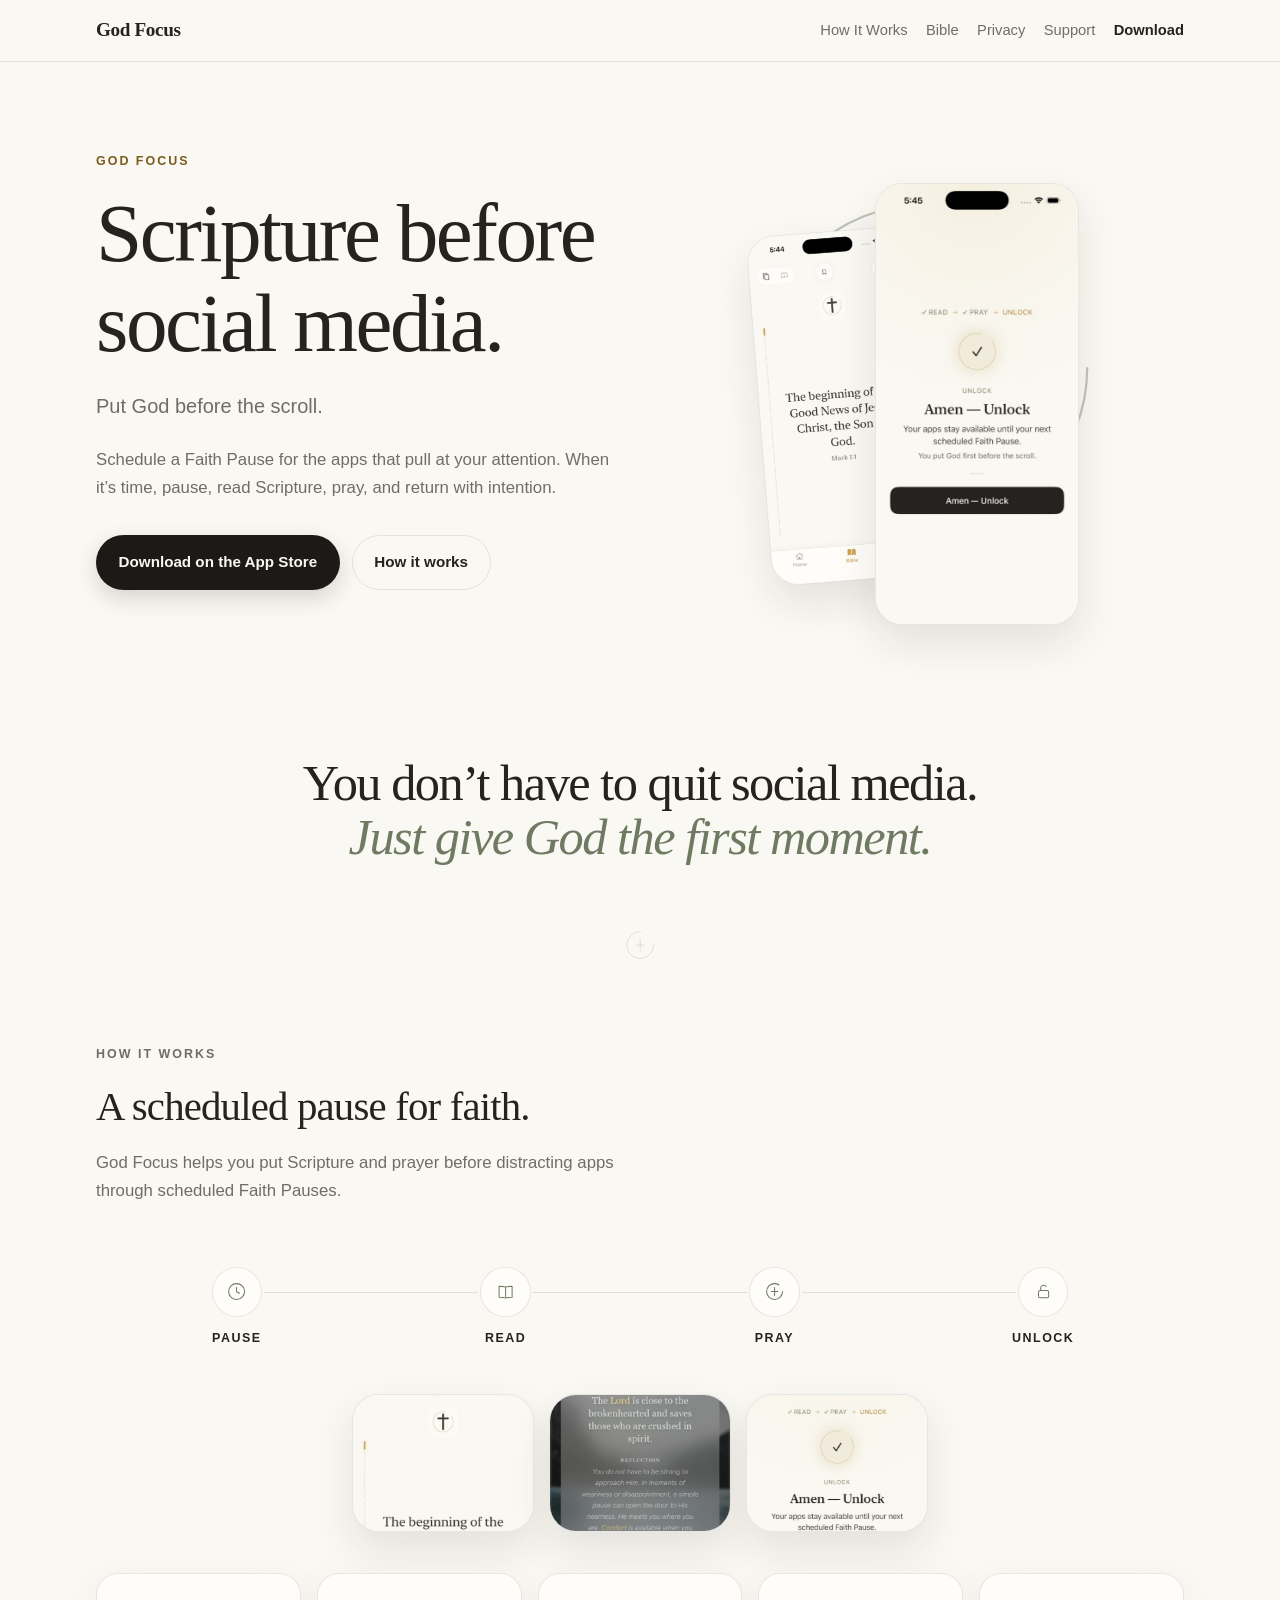
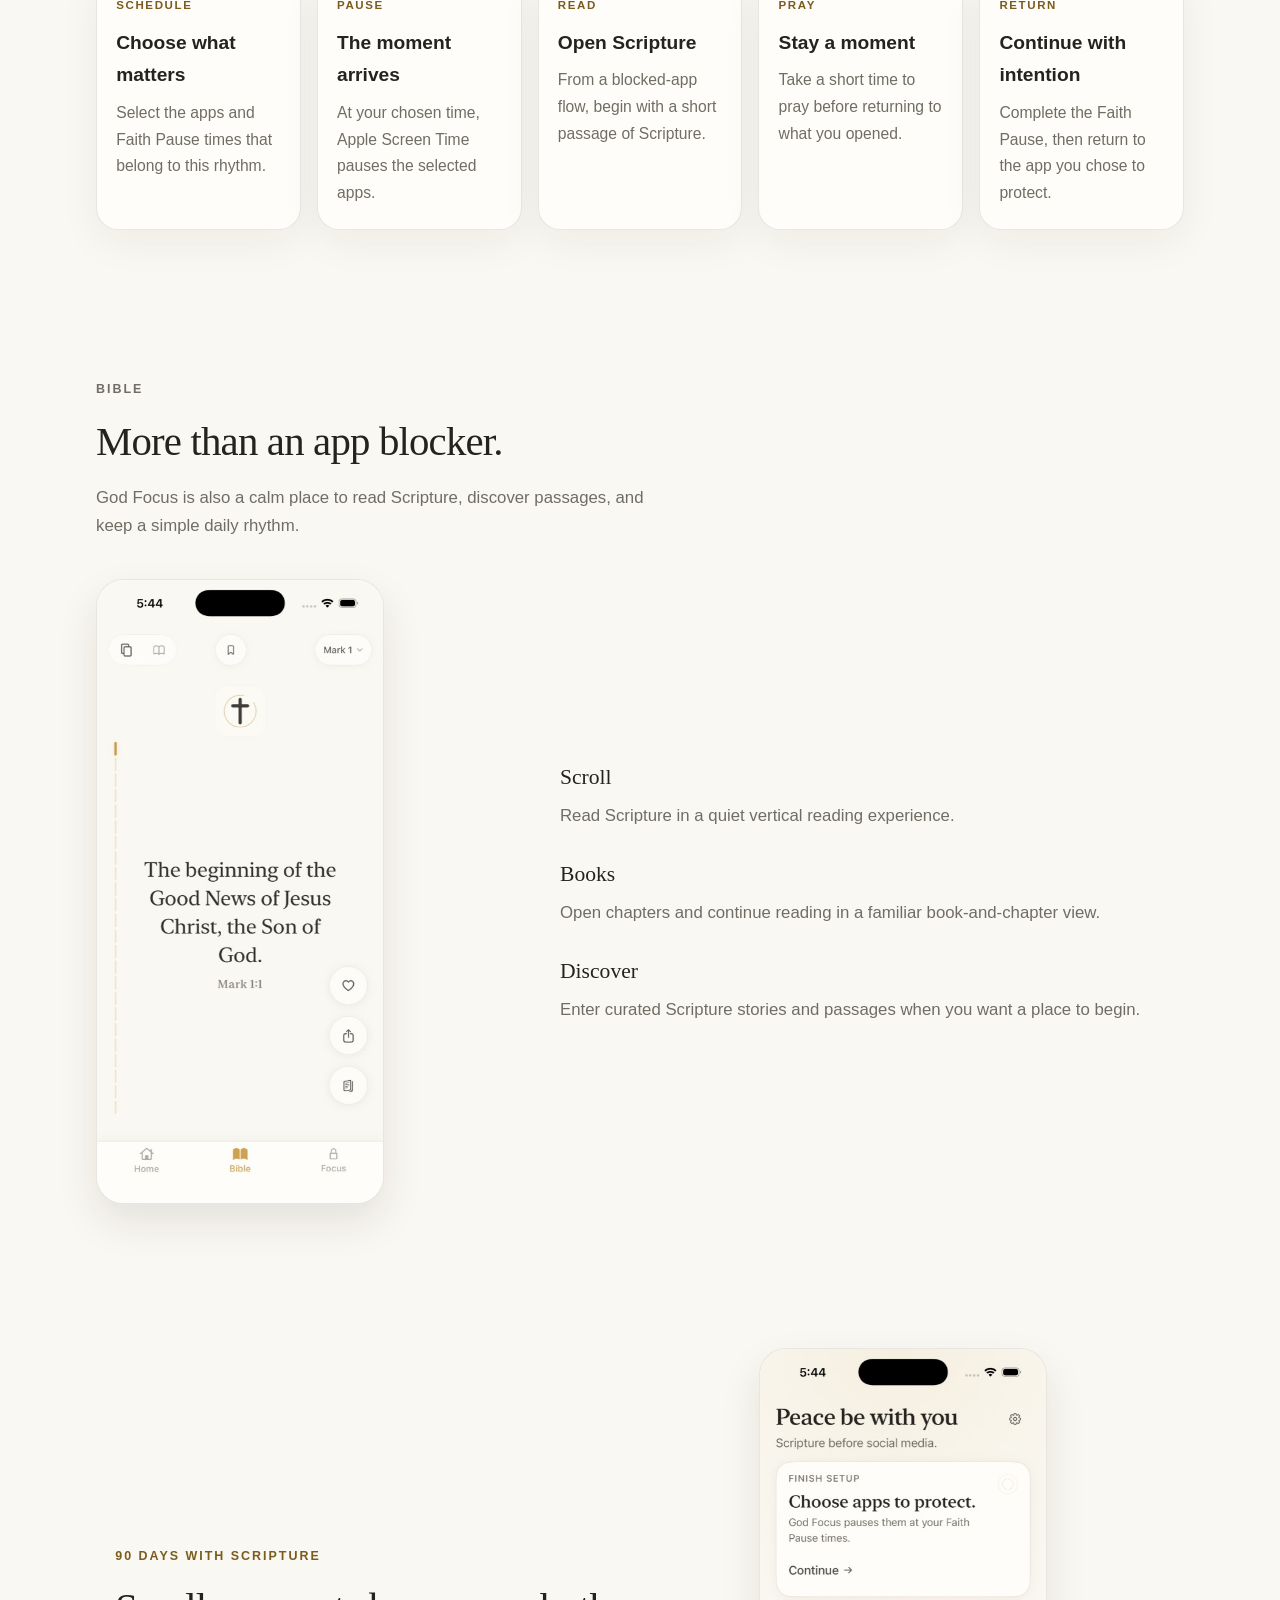
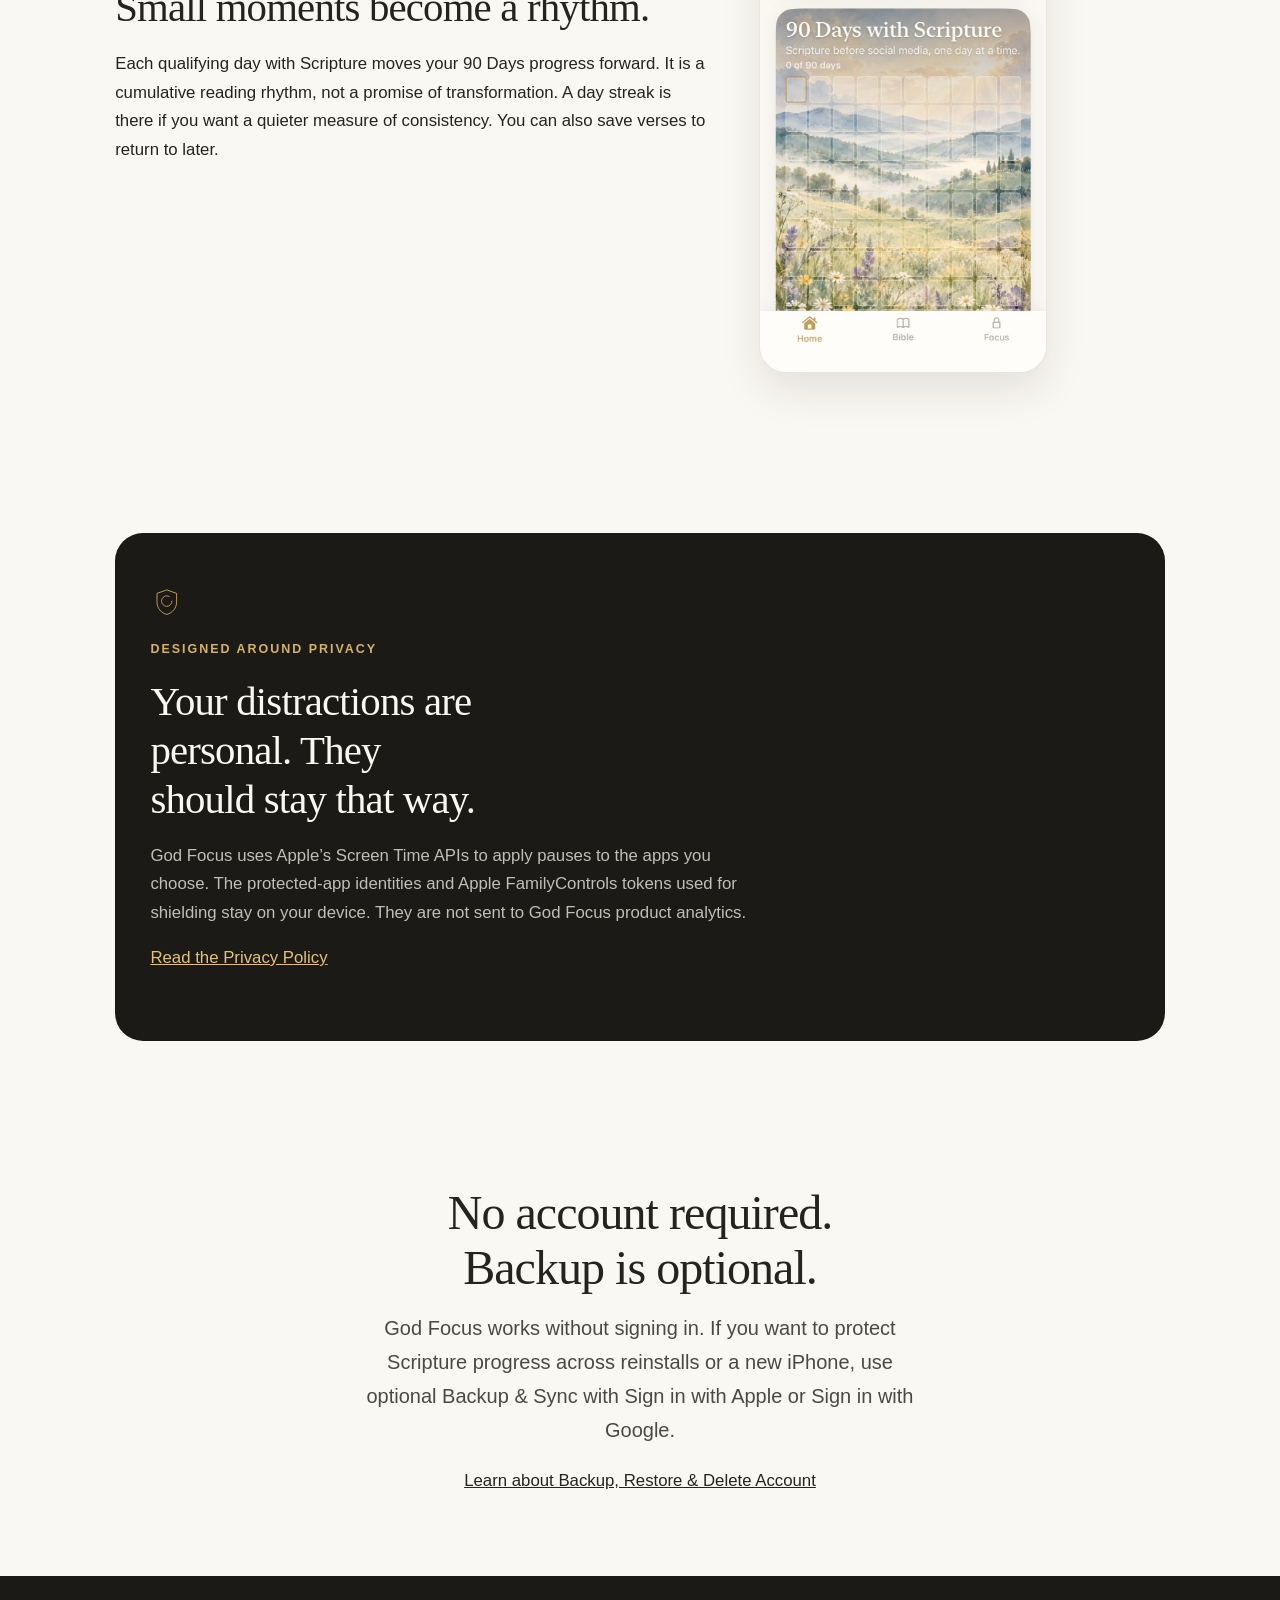
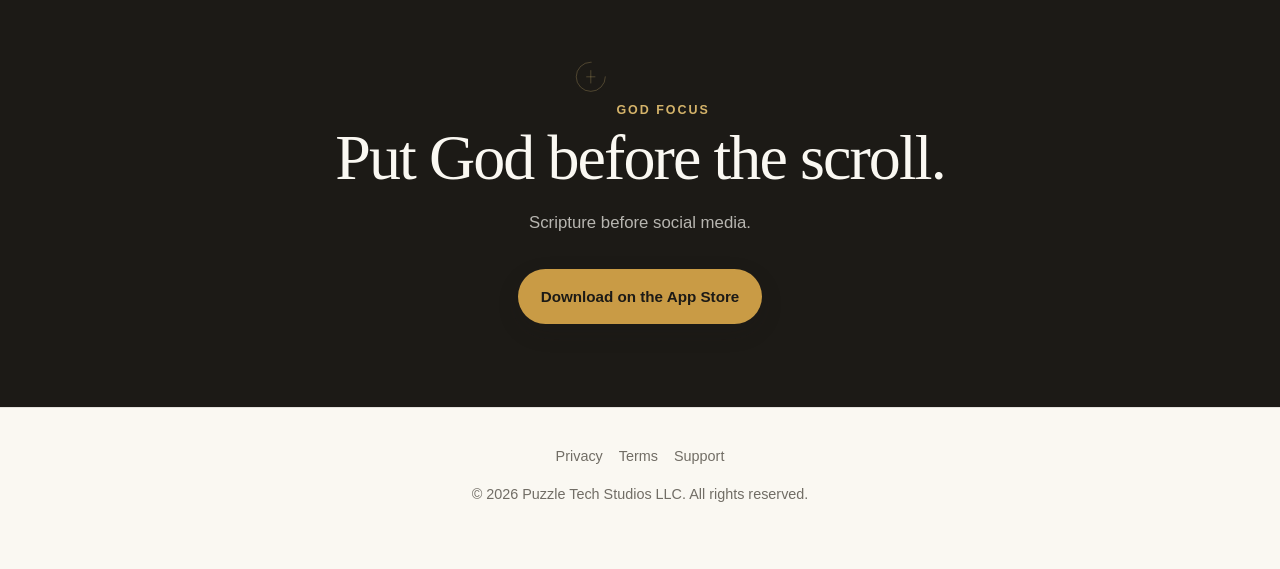
<file: index.html>
<!doctype html>
<html lang="en">
<head>
  <meta charset="utf-8">
  <meta name="viewport" content="width=device-width, initial-scale=1">
  <title>God Focus — Scripture before social media.</title>
  <meta name="description" content="God Focus is a Christian screen time and Bible focus app. Schedule a Faith Pause, read Scripture, pray, and return with intention.">
  <meta name="theme-color" content="#FAF8F2">
  <meta property="og:title" content="God Focus — Scripture before social media.">
  <meta property="og:description" content="Put God before the scroll. A Christian app blocker and Bible focus app built around scheduled Faith Pauses.">
  <meta property="og:type" content="website">
  <meta name="twitter:card" content="summary">
  <link rel="canonical" href="https://godfocus.puzdev.com/">
  <meta property="og:url" content="https://godfocus.puzdev.com/">
  <link rel="stylesheet" href="styles.css">
</head>
<body>
  <a class="skip-link" href="#main">Skip to content</a>

  <header class="site-header">
    <nav class="nav" aria-label="Primary">
      <a class="brand" href="./">God Focus</a>
      <input class="nav-toggle" id="nav-toggle" type="checkbox">
      <label class="nav-toggle-btn" for="nav-toggle">Menu</label>
      <ul class="nav-links">
        <li><a href="./#how-it-works">How It Works</a></li>
        <li><a href="./#bible">Bible</a></li>
        <li><a href="privacy/">Privacy</a></li>
        <li><a href="support/">Support</a></li>
        <li><a class="nav-download" href="https://apps.apple.com/us/app/god-focus-bible-scroll/id6791024734">Download</a></li>
      </ul>
    </nav>
  </header>

  <main id="main">
    <section class="hero">
      <div class="hero-copy-col">
        <p class="eyebrow">God Focus</p>
        <h1>Scripture before social media.</h1>
        <p class="lede">Put God before the scroll.</p>
        <p class="hero-copy">Schedule a Faith Pause for the apps that pull at your attention. When it’s time, pause, read Scripture, pray, and return with intention.</p>
        <div class="hero-actions">
          <a class="button button-primary" href="https://apps.apple.com/us/app/god-focus-bible-scroll/id6791024734">Download on the App Store</a>
          <a class="button button-secondary" href="#how-it-works">How it works</a>
        </div>
      </div>

      <div class="hero-visual">
        <svg class="motif motif-hero" viewBox="0 0 160 160" fill="none" aria-hidden="true">
          <circle cx="80" cy="80" r="68" stroke="currentColor" stroke-width="0.9" stroke-dasharray="320 108" stroke-linecap="round"/>
          <path d="M80 58v44M64 80h32" stroke="currentColor" stroke-width="0.9" stroke-linecap="round"/>
          <path d="M118 46l6-9M128 58l10-3M39 118l-8 6" stroke="currentColor" stroke-width="0.8" stroke-linecap="round"/>
        </svg>
        <div class="hero-shots">
          <figure class="shot shot-hero-back">
            <img class="shot-img" src="assets/screenshots/bible-scroll.png" alt="" width="470" height="1024">
          </figure>
          <figure class="shot shot-hero-main">
            <img class="shot-img" src="assets/screenshots/amen-unlock.jpg" alt="God Focus Amen Unlock screen: Read, Pray, Unlock." width="470" height="1024" fetchpriority="high">
          </figure>
        </div>
      </div>
    </section>

    <section class="statement" aria-labelledby="statement-title">
      <div class="statement-inner">
        <h2 class="statement-title" id="statement-title">You don’t have to quit social media.<br><em>Just give God the first moment.</em></h2>
      </div>
    </section>

    <div class="motif-divider" aria-hidden="true">
      <svg class="motif motif-small" viewBox="0 0 80 80" fill="none">
        <circle cx="40" cy="40" r="28" stroke="currentColor" stroke-width="0.9" stroke-dasharray="132 44" stroke-linecap="round"/>
        <path d="M40 28v24M32 40h16" stroke="currentColor" stroke-width="0.9" stroke-linecap="round"/>
      </svg>
    </div>

    <section class="section" id="how-it-works">
      <div class="section-header">
        <p class="eyebrow">How it works</p>
        <h2>A scheduled pause for faith.</h2>
        <p>God Focus helps you put Scripture and prayer before distracting apps through scheduled Faith Pauses.</p>
      </div>

      <ol class="flow-visual">
        <li class="flow-node">
          <span class="flow-icon">
            <svg viewBox="0 0 32 32" fill="none" aria-hidden="true">
              <circle cx="16" cy="16" r="11" stroke="currentColor" stroke-width="1.4"/>
              <path d="M16 10v6.2l4 2" stroke="currentColor" stroke-width="1.4" stroke-linecap="round" stroke-linejoin="round"/>
            </svg>
          </span>
          <span class="flow-name">Pause</span>
        </li>
        <li class="flow-node">
          <span class="flow-icon">
            <svg viewBox="0 0 32 32" fill="none" aria-hidden="true">
              <path d="M7 8.5c3.2-.2 5.4 1.2 9 1.2s5.8-1.4 9-1.2v15.2c-3.2-.2-5.4 1.2-9 1.2s-5.8-1.4-9-1.2V8.5z" stroke="currentColor" stroke-width="1.4" stroke-linejoin="round"/>
              <path d="M16 9.7v14.3" stroke="currentColor" stroke-width="1.4"/>
            </svg>
          </span>
          <span class="flow-name">Read</span>
        </li>
        <li class="flow-node">
          <span class="flow-icon">
            <svg viewBox="0 0 32 32" fill="none" aria-hidden="true">
              <circle cx="16" cy="16" r="11" stroke="currentColor" stroke-width="1.4" stroke-dasharray="58 11" stroke-linecap="round"/>
              <path d="M16 10.5v11M11.5 16h9" stroke="currentColor" stroke-width="1.4" stroke-linecap="round"/>
            </svg>
          </span>
          <span class="flow-name">Pray</span>
        </li>
        <li class="flow-node">
          <span class="flow-icon">
            <svg viewBox="0 0 32 32" fill="none" aria-hidden="true">
              <rect x="9" y="14.5" width="14" height="10" rx="2" stroke="currentColor" stroke-width="1.4"/>
              <path d="M12 14.5V11.2a4 4 0 0 1 7.4-2.1" stroke="currentColor" stroke-width="1.4" stroke-linecap="round"/>
            </svg>
          </span>
          <span class="flow-name">Unlock</span>
        </li>
      </ol>

      <div class="flow-evidence">
        <figure class="shot shot-crop shot-crop-read">
          <img class="shot-img" src="assets/screenshots/bible-scroll.png" alt="" width="470" height="1024" loading="lazy">
        </figure>
        <figure class="shot shot-crop shot-crop-pray">
          <img class="shot-img" src="assets/screenshots/faith-pause-prayer.jpg" alt="" width="470" height="1024" loading="lazy">
        </figure>
        <figure class="shot shot-crop shot-crop-unlock">
          <img class="shot-img" src="assets/screenshots/amen-unlock.jpg" alt="" width="470" height="1024" loading="lazy">
        </figure>
      </div>

      <div class="flow-grid">
        <article class="step">
          <span class="step-label">Schedule</span>
          <h3>Choose what matters</h3>
          <p>Select the apps and Faith Pause times that belong to this rhythm.</p>
        </article>
        <article class="step">
          <span class="step-label">Pause</span>
          <h3>The moment arrives</h3>
          <p>At your chosen time, Apple Screen Time pauses the selected apps.</p>
        </article>
        <article class="step">
          <span class="step-label">Read</span>
          <h3>Open Scripture</h3>
          <p>From a blocked-app flow, begin with a short passage of Scripture.</p>
        </article>
        <article class="step">
          <span class="step-label">Pray</span>
          <h3>Stay a moment</h3>
          <p>Take a short time to pray before returning to what you opened.</p>
        </article>
        <article class="step">
          <span class="step-label">Return</span>
          <h3>Continue with intention</h3>
          <p>Complete the Faith Pause, then return to the app you chose to protect.</p>
        </article>
      </div>
    </section>

    <section class="section" id="bible">
      <div class="section-header">
        <p class="eyebrow">Bible</p>
        <h2>More than an app blocker.</h2>
        <p>God Focus is also a calm place to read Scripture, discover passages, and keep a simple daily rhythm.</p>
      </div>
      <div class="bible-feature">
        <figure class="shot shot-feature">
          <img class="shot-img" src="assets/screenshots/bible-scroll.png" alt="God Focus Bible Scroll reading Mark 1:1." width="470" height="1024" loading="lazy">
        </figure>
        <div class="bible-points">
          <article>
            <h3>Scroll</h3>
            <p>Read Scripture in a quiet vertical reading experience.</p>
          </article>
          <article>
            <h3>Books</h3>
            <p>Open chapters and continue reading in a familiar book-and-chapter view.</p>
          </article>
          <article>
            <h3>Discover</h3>
            <p>Enter curated Scripture stories and passages when you want a place to begin.</p>
          </article>
        </div>
      </div>
    </section>

    <section class="section">
      <div class="rhythm">
        <div class="rhythm-copy">
          <p class="eyebrow">90 Days with Scripture</p>
          <h2>Small moments become a rhythm.</h2>
          <p>Each qualifying day with Scripture moves your 90 Days progress forward. It is a cumulative reading rhythm, not a promise of transformation. A day streak is there if you want a quieter measure of consistency. You can also save verses to return to later.</p>
        </div>
        <figure class="shot shot-rhythm">
          <img class="shot-img" src="assets/screenshots/home-90-days.jpg" alt="God Focus home screen with 90 Days with Scripture." width="470" height="1024" loading="lazy">
        </figure>
      </div>
    </section>

    <section class="section">
      <div class="privacy-band">
        <svg class="privacy-mark" viewBox="0 0 48 48" fill="none" aria-hidden="true">
          <path d="M24 7l14 5v12.4c0 8.4-5.8 15.6-14 17.6-8.2-2-14-9.2-14-17.6V12l14-5z" stroke="currentColor" stroke-width="1.2" stroke-linejoin="round"/>
          <circle cx="24" cy="23" r="7.5" stroke="currentColor" stroke-width="1.1" stroke-dasharray="38 9" stroke-linecap="round"/>
        </svg>
        <p class="eyebrow">Designed around privacy</p>
        <h2>Your distractions are personal. They should stay that way.</h2>
        <p>God Focus uses Apple’s Screen Time APIs to apply pauses to the apps you choose. The protected-app identities and Apple FamilyControls tokens used for shielding stay on your device. They are not sent to God Focus product analytics.</p>
        <p><a href="privacy/">Read the Privacy Policy</a></p>
      </div>
    </section>

    <section class="section account" id="backup">
      <h2>No account required.<br>Backup is optional.</h2>
      <p class="lede" style="max-width:36rem;margin:1rem auto 0;text-align:center;color:inherit;opacity:.82;">God Focus works without signing in. If you want to protect Scripture progress across reinstalls or a new iPhone, use optional Backup &amp; Sync with Sign in with Apple or Sign in with Google.</p>
      <p style="text-align:center;margin-top:1.25rem;"><a href="support/">Learn about Backup, Restore &amp; Delete Account</a></p>
    </section>
  </main>

  <section class="final-cta" aria-labelledby="final-cta-title">
    <svg class="motif motif-cta" viewBox="0 0 80 80" fill="none" aria-hidden="true">
      <circle cx="40" cy="40" r="28" stroke="currentColor" stroke-width="0.9" stroke-dasharray="132 44" stroke-linecap="round"/>
      <path d="M40 28v24M32 40h16" stroke="currentColor" stroke-width="0.9" stroke-linecap="round"/>
    </svg>
    <p class="eyebrow">God Focus</p>
    <h2 id="final-cta-title">Put God before the scroll.</h2>
    <p>Scripture before social media.</p>
    <a class="button button-primary" href="https://apps.apple.com/us/app/god-focus-bible-scroll/id6791024734">Download on the App Store</a>
  </section>

  <footer class="site-footer">
    <nav aria-label="Footer">
      <a href="privacy/">Privacy</a>
      <a href="terms/">Terms</a>
      <a href="support/">Support</a>
    </nav>
    <p>© 2026 Puzzle Tech Studios LLC. All rights reserved.</p>
  </footer>
</body>
</html>
</file>
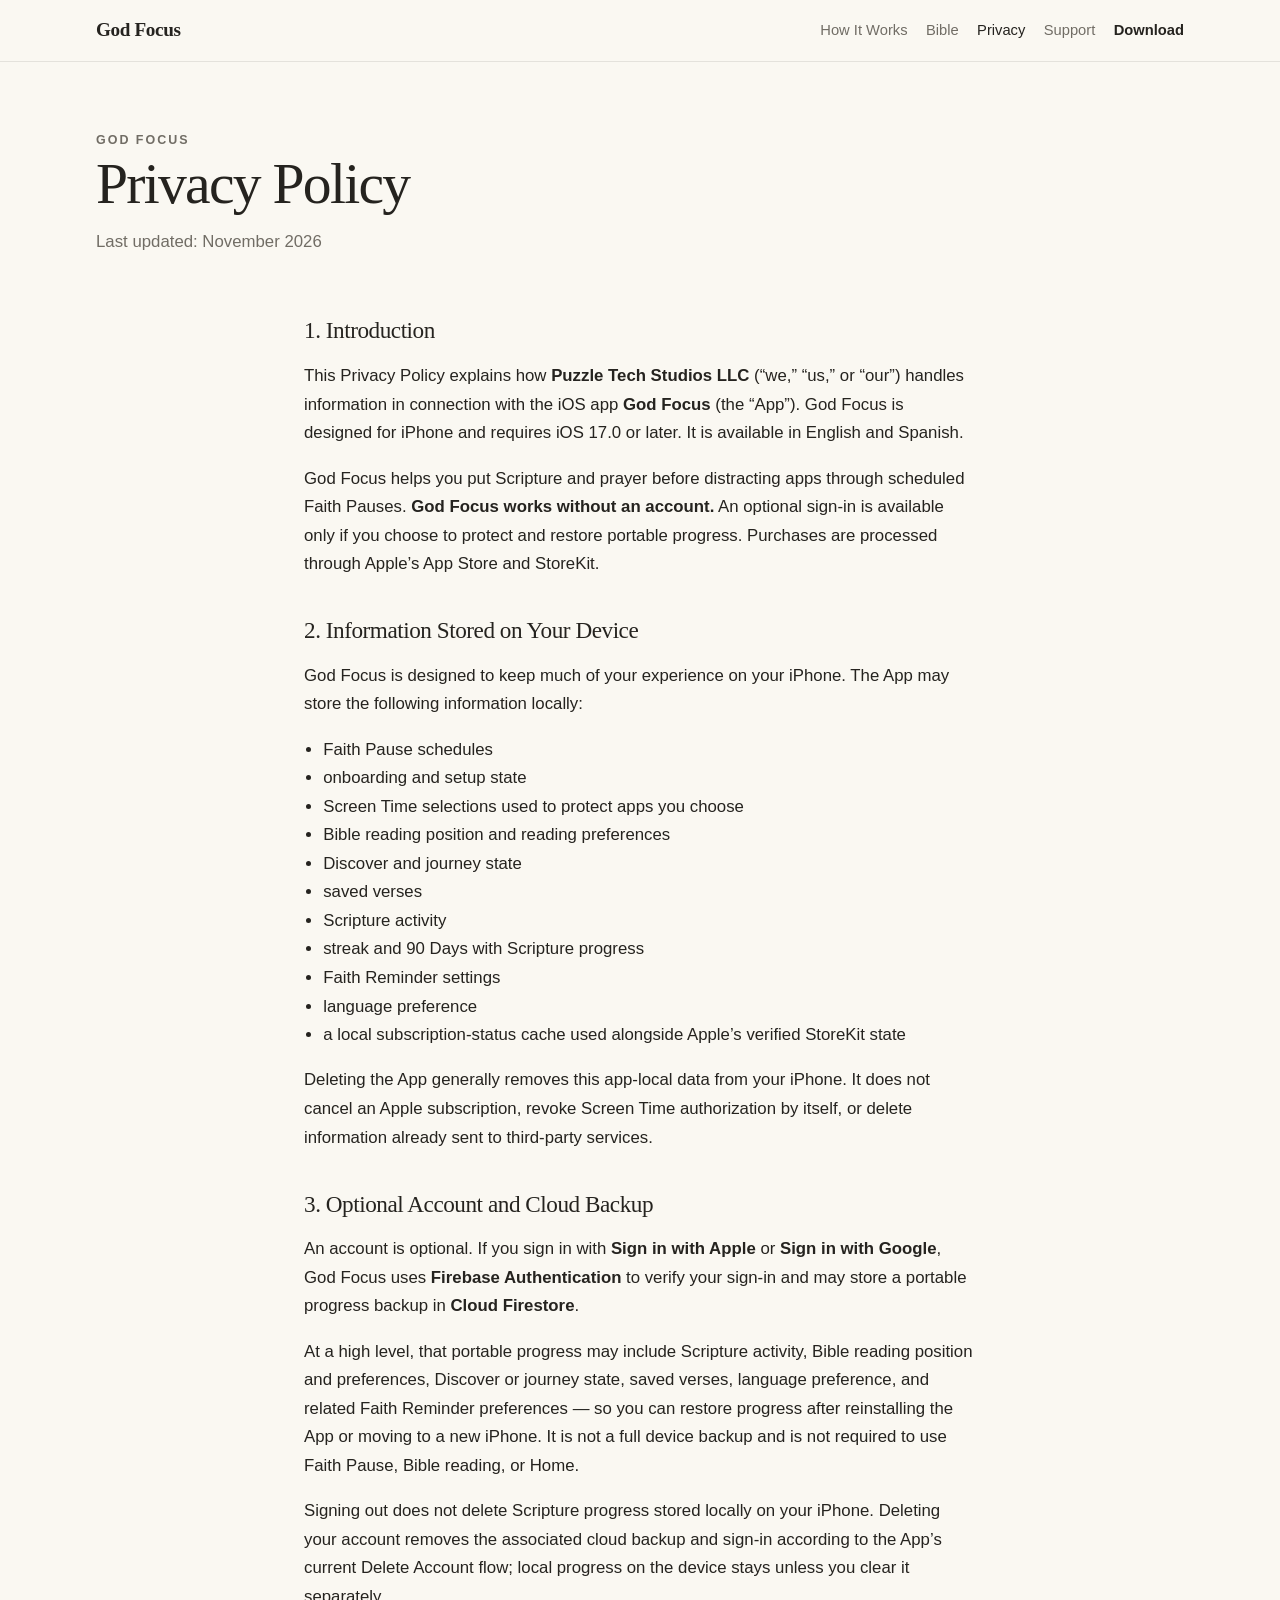
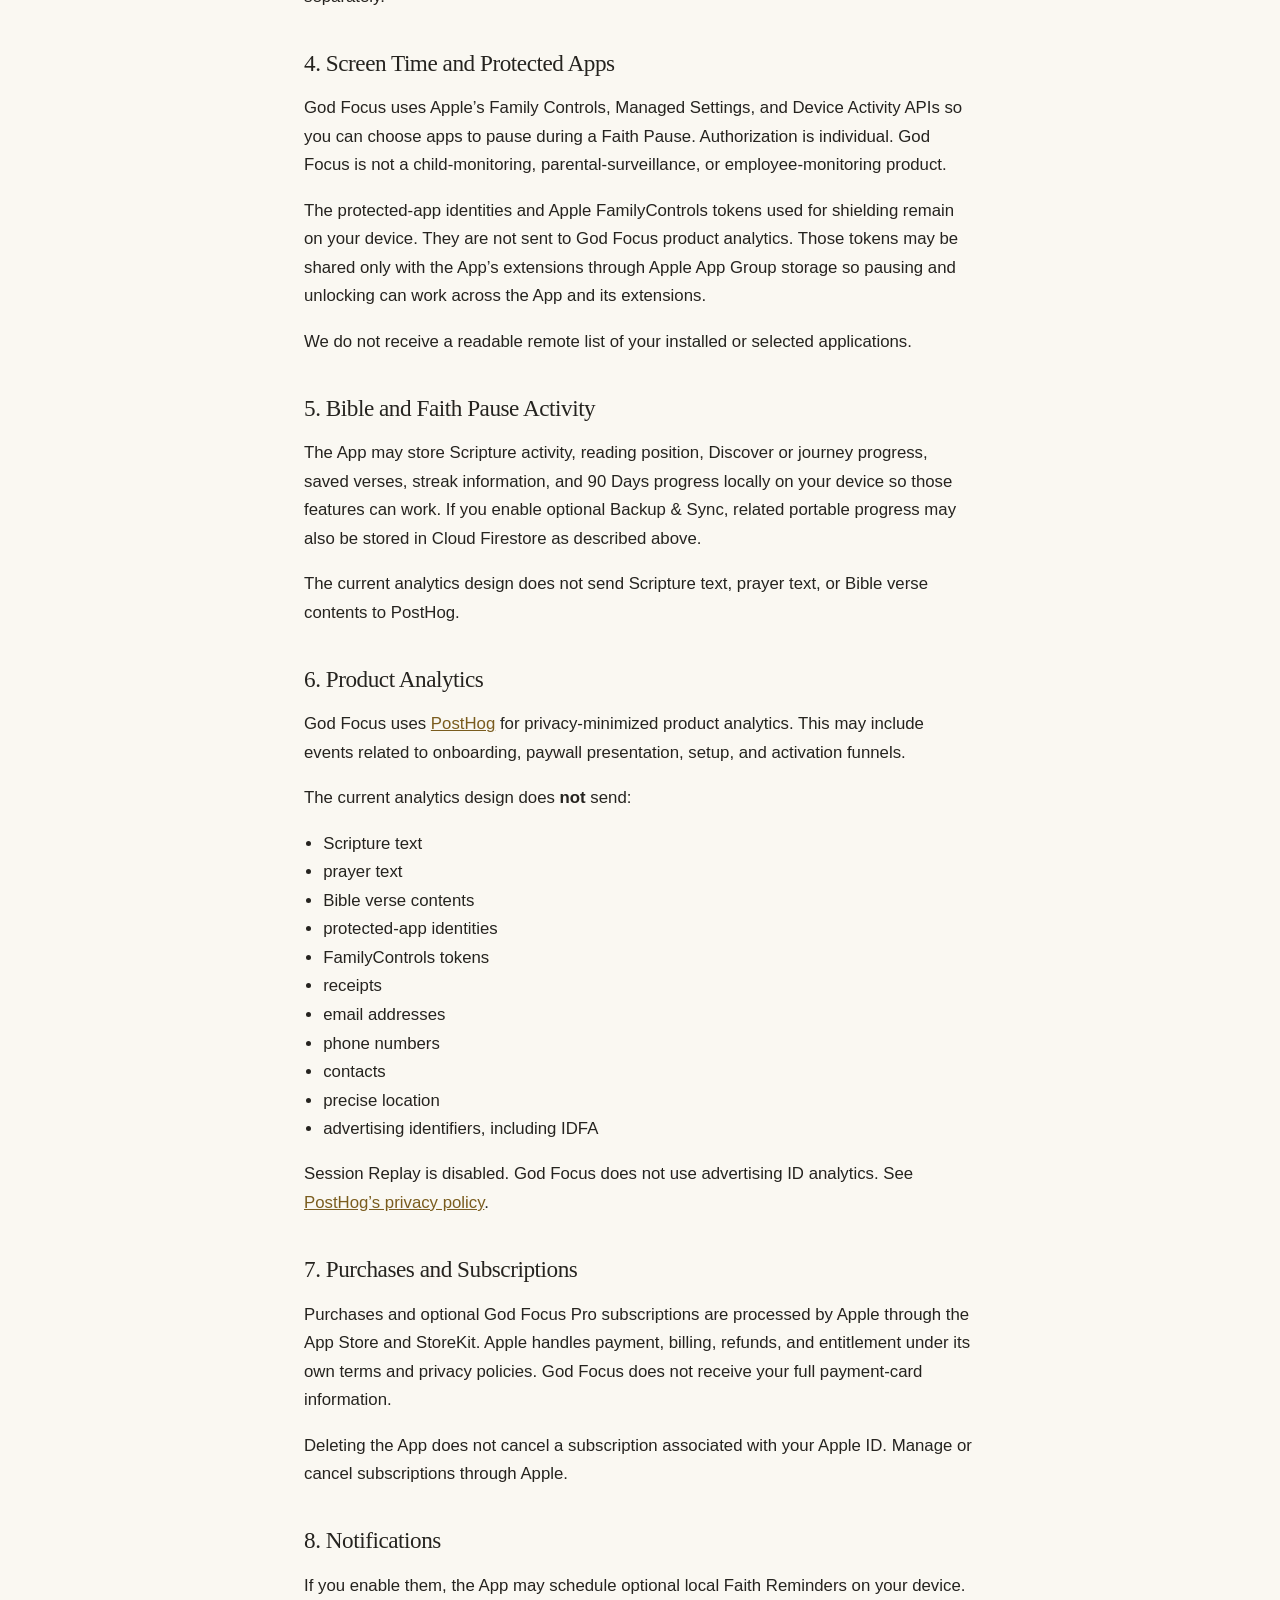
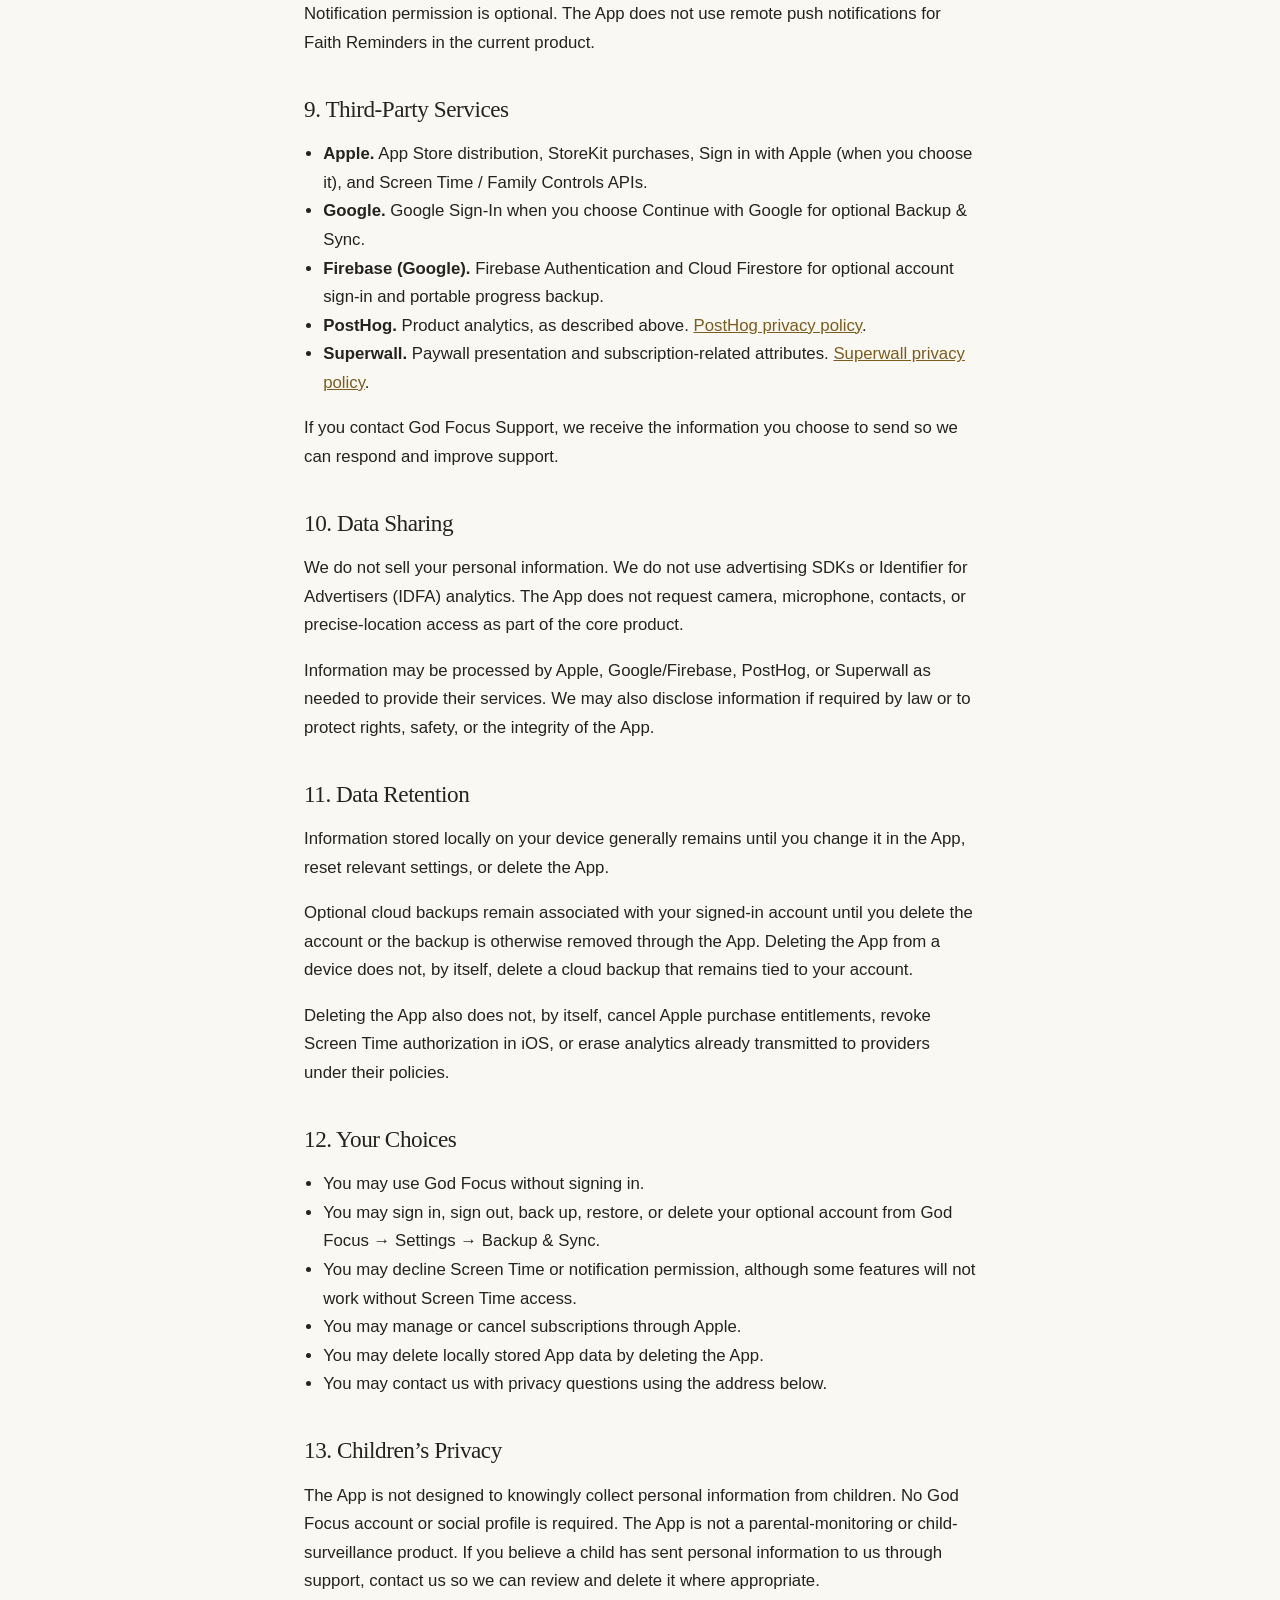
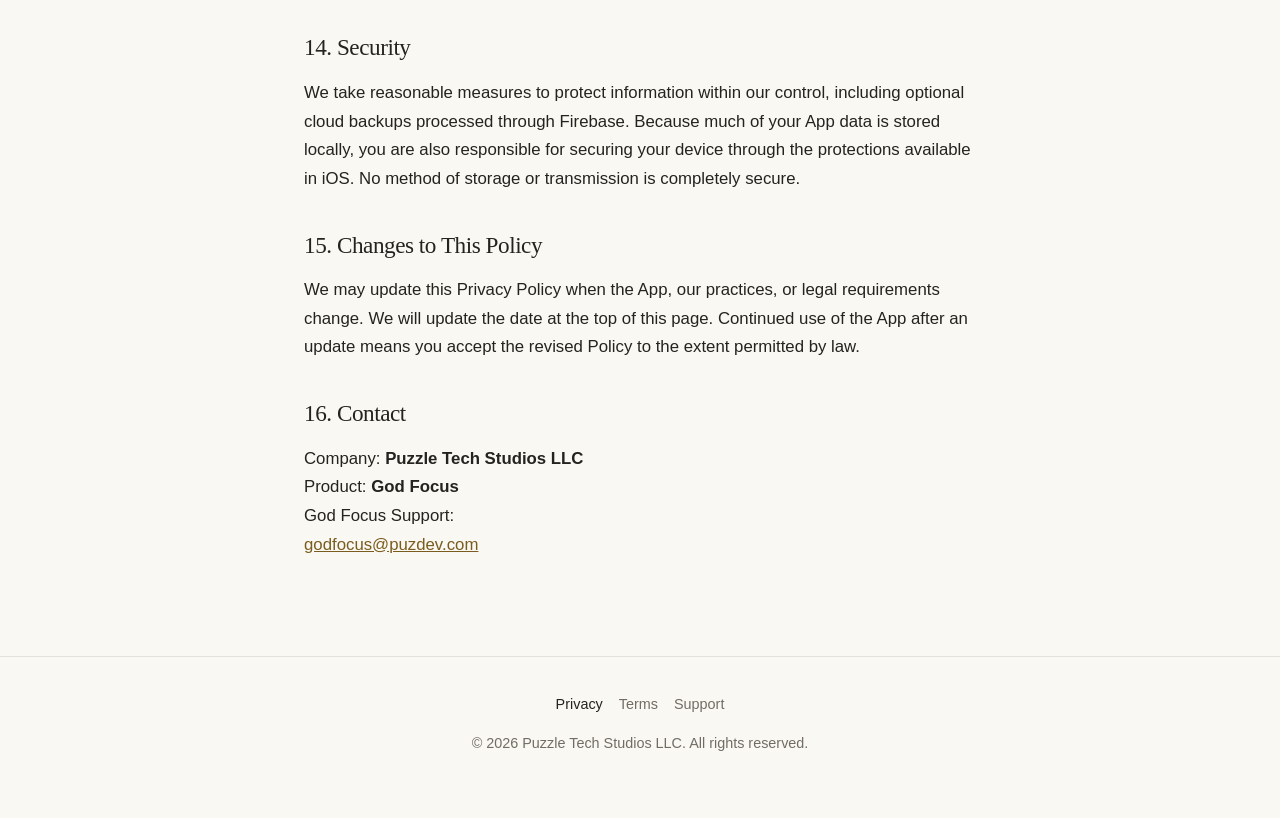
<file: privacy/index.html>
<!doctype html>
<html lang="en">
<head>
  <meta charset="utf-8">
  <meta name="viewport" content="width=device-width, initial-scale=1">
  <title>Privacy Policy — God Focus</title>
  <meta name="description" content="Privacy Policy for God Focus. How optional accounts, Firebase Authentication, Cloud Firestore backup, Screen Time, PostHog, and App Store purchases are handled.">
  <meta name="theme-color" content="#FAF8F2">
  <link rel="canonical" href="https://godfocus.puzdev.com/privacy">
  <meta property="og:title" content="Privacy Policy — God Focus">
  <meta property="og:description" content="How God Focus handles local data, optional cloud backup, Screen Time, analytics, and App Store purchases.">
  <meta property="og:type" content="website">
  <meta property="og:url" content="https://godfocus.puzdev.com/privacy">
  <meta name="twitter:card" content="summary">
  <link rel="stylesheet" href="../styles.css">
</head>
<body>
  <a class="skip-link" href="#main">Skip to content</a>

  <header class="site-header">
    <nav class="nav" aria-label="Primary">
      <a class="brand" href="../">God Focus</a>
      <input class="nav-toggle" id="nav-toggle" type="checkbox">
      <label class="nav-toggle-btn" for="nav-toggle">Menu</label>
      <ul class="nav-links">
        <li><a href="../#how-it-works">How It Works</a></li>
        <li><a href="../#bible">Bible</a></li>
        <li><a href="../privacy/" aria-current="page">Privacy</a></li>
        <li><a href="../support/">Support</a></li>
        <li><a class="nav-download" href="https://apps.apple.com/us/app/god-focus-bible-scroll/id6791024734">Download</a></li>
      </ul>
    </nav>
  </header>

  <main id="main">
    <header class="legal-hero">
      <p class="eyebrow">God Focus</p>
      <h1>Privacy Policy</h1>
      <p>Last updated: November 2026</p>
    </header>

    <article class="legal-body">
      <h2>1. Introduction</h2>
      <p>This Privacy Policy explains how <strong>Puzzle Tech Studios LLC</strong> (“we,” “us,” or “our”) handles information in connection with the iOS app <strong>God Focus</strong> (the “App”). God Focus is designed for iPhone and requires iOS 17.0 or later. It is available in English and Spanish.</p>
      <p>God Focus helps you put Scripture and prayer before distracting apps through scheduled Faith Pauses. <strong>God Focus works without an account.</strong> An optional sign-in is available only if you choose to protect and restore portable progress. Purchases are processed through Apple’s App Store and StoreKit.</p>

      <h2>2. Information Stored on Your Device</h2>
      <p>God Focus is designed to keep much of your experience on your iPhone. The App may store the following information locally:</p>
      <ul>
        <li>Faith Pause schedules</li>
        <li>onboarding and setup state</li>
        <li>Screen Time selections used to protect apps you choose</li>
        <li>Bible reading position and reading preferences</li>
        <li>Discover and journey state</li>
        <li>saved verses</li>
        <li>Scripture activity</li>
        <li>streak and 90 Days with Scripture progress</li>
        <li>Faith Reminder settings</li>
        <li>language preference</li>
        <li>a local subscription-status cache used alongside Apple’s verified StoreKit state</li>
      </ul>
      <p>Deleting the App generally removes this app-local data from your iPhone. It does not cancel an Apple subscription, revoke Screen Time authorization by itself, or delete information already sent to third-party services.</p>

      <h2>3. Optional Account and Cloud Backup</h2>
      <p>An account is optional. If you sign in with <strong>Sign in with Apple</strong> or <strong>Sign in with Google</strong>, God Focus uses <strong>Firebase Authentication</strong> to verify your sign-in and may store a portable progress backup in <strong>Cloud Firestore</strong>.</p>
      <p>At a high level, that portable progress may include Scripture activity, Bible reading position and preferences, Discover or journey state, saved verses, language preference, and related Faith Reminder preferences — so you can restore progress after reinstalling the App or moving to a new iPhone. It is not a full device backup and is not required to use Faith Pause, Bible reading, or Home.</p>
      <p>Signing out does not delete Scripture progress stored locally on your iPhone. Deleting your account removes the associated cloud backup and sign-in according to the App’s current Delete Account flow; local progress on the device stays unless you clear it separately.</p>

      <h2>4. Screen Time and Protected Apps</h2>
      <p>God Focus uses Apple’s Family Controls, Managed Settings, and Device Activity APIs so you can choose apps to pause during a Faith Pause. Authorization is individual. God Focus is not a child-monitoring, parental-surveillance, or employee-monitoring product.</p>
      <p>The protected-app identities and Apple FamilyControls tokens used for shielding remain on your device. They are not sent to God Focus product analytics. Those tokens may be shared only with the App’s extensions through Apple App Group storage so pausing and unlocking can work across the App and its extensions.</p>
      <p>We do not receive a readable remote list of your installed or selected applications.</p>

      <h2>5. Bible and Faith Pause Activity</h2>
      <p>The App may store Scripture activity, reading position, Discover or journey progress, saved verses, streak information, and 90 Days progress locally on your device so those features can work. If you enable optional Backup &amp; Sync, related portable progress may also be stored in Cloud Firestore as described above.</p>
      <p>The current analytics design does not send Scripture text, prayer text, or Bible verse contents to PostHog.</p>

      <h2>6. Product Analytics</h2>
      <p>God Focus uses <a href="https://posthog.com/" target="_blank" rel="noopener noreferrer">PostHog</a> for privacy-minimized product analytics. This may include events related to onboarding, paywall presentation, setup, and activation funnels.</p>
      <p>The current analytics design does <strong>not</strong> send:</p>
      <ul>
        <li>Scripture text</li>
        <li>prayer text</li>
        <li>Bible verse contents</li>
        <li>protected-app identities</li>
        <li>FamilyControls tokens</li>
        <li>receipts</li>
        <li>email addresses</li>
        <li>phone numbers</li>
        <li>contacts</li>
        <li>precise location</li>
        <li>advertising identifiers, including IDFA</li>
      </ul>
      <p>Session Replay is disabled. God Focus does not use advertising ID analytics. See <a href="https://posthog.com/privacy" target="_blank" rel="noopener noreferrer">PostHog’s privacy policy</a>.</p>

      <h2>7. Purchases and Subscriptions</h2>
      <p>Purchases and optional God Focus Pro subscriptions are processed by Apple through the App Store and StoreKit. Apple handles payment, billing, refunds, and entitlement under its own terms and privacy policies. God Focus does not receive your full payment-card information.</p>
      <p>Deleting the App does not cancel a subscription associated with your Apple ID. Manage or cancel subscriptions through Apple.</p>

      <h2>8. Notifications</h2>
      <p>If you enable them, the App may schedule optional local Faith Reminders on your device. Notification permission is optional. The App does not use remote push notifications for Faith Reminders in the current product.</p>

      <h2>9. Third-Party Services</h2>
      <ul>
        <li><strong>Apple.</strong> App Store distribution, StoreKit purchases, Sign in with Apple (when you choose it), and Screen Time / Family Controls APIs.</li>
        <li><strong>Google.</strong> Google Sign-In when you choose Continue with Google for optional Backup &amp; Sync.</li>
        <li><strong>Firebase (Google).</strong> Firebase Authentication and Cloud Firestore for optional account sign-in and portable progress backup.</li>
        <li><strong>PostHog.</strong> Product analytics, as described above. <a href="https://posthog.com/privacy" target="_blank" rel="noopener noreferrer">PostHog privacy policy</a>.</li>
        <li><strong>Superwall.</strong> Paywall presentation and subscription-related attributes. <a href="https://superwall.com/legal/privacy-policy" target="_blank" rel="noopener noreferrer">Superwall privacy policy</a>.</li>
      </ul>
      <p>If you contact God Focus Support, we receive the information you choose to send so we can respond and improve support.</p>

      <h2>10. Data Sharing</h2>
      <p>We do not sell your personal information. We do not use advertising SDKs or Identifier for Advertisers (IDFA) analytics. The App does not request camera, microphone, contacts, or precise-location access as part of the core product.</p>
      <p>Information may be processed by Apple, Google/Firebase, PostHog, or Superwall as needed to provide their services. We may also disclose information if required by law or to protect rights, safety, or the integrity of the App.</p>

      <h2>11. Data Retention</h2>
      <p>Information stored locally on your device generally remains until you change it in the App, reset relevant settings, or delete the App.</p>
      <p>Optional cloud backups remain associated with your signed-in account until you delete the account or the backup is otherwise removed through the App. Deleting the App from a device does not, by itself, delete a cloud backup that remains tied to your account.</p>
      <p>Deleting the App also does not, by itself, cancel Apple purchase entitlements, revoke Screen Time authorization in iOS, or erase analytics already transmitted to providers under their policies.</p>

      <h2>12. Your Choices</h2>
      <ul>
        <li>You may use God Focus without signing in.</li>
        <li>You may sign in, sign out, back up, restore, or delete your optional account from God Focus → Settings → Backup &amp; Sync.</li>
        <li>You may decline Screen Time or notification permission, although some features will not work without Screen Time access.</li>
        <li>You may manage or cancel subscriptions through Apple.</li>
        <li>You may delete locally stored App data by deleting the App.</li>
        <li>You may contact us with privacy questions using the address below.</li>
      </ul>

      <h2>13. Children’s Privacy</h2>
      <p>The App is not designed to knowingly collect personal information from children. No God Focus account or social profile is required. The App is not a parental-monitoring or child-surveillance product. If you believe a child has sent personal information to us through support, contact us so we can review and delete it where appropriate.</p>

      <h2>14. Security</h2>
      <p>We take reasonable measures to protect information within our control, including optional cloud backups processed through Firebase. Because much of your App data is stored locally, you are also responsible for securing your device through the protections available in iOS. No method of storage or transmission is completely secure.</p>

      <h2>15. Changes to This Policy</h2>
      <p>We may update this Privacy Policy when the App, our practices, or legal requirements change. We will update the date at the top of this page. Continued use of the App after an update means you accept the revised Policy to the extent permitted by law.</p>

      <h2>16. Contact</h2>
      <p>
        Company: <strong>Puzzle Tech Studios LLC</strong><br>
        Product: <strong>God Focus</strong><br>
        God Focus Support:<br>
        <a href="mailto:godfocus@puzdev.com?subject=God%20Focus%20Support">godfocus@puzdev.com</a>
      </p>
    </article>
  </main>

  <footer class="site-footer">
    <nav aria-label="Footer">
      <a href="../privacy/" aria-current="page">Privacy</a>
      <a href="../terms/">Terms</a>
      <a href="../support/">Support</a>
    </nav>
    <p>© 2026 Puzzle Tech Studios LLC. All rights reserved.</p>
  </footer>
</body>
</html>
</file>
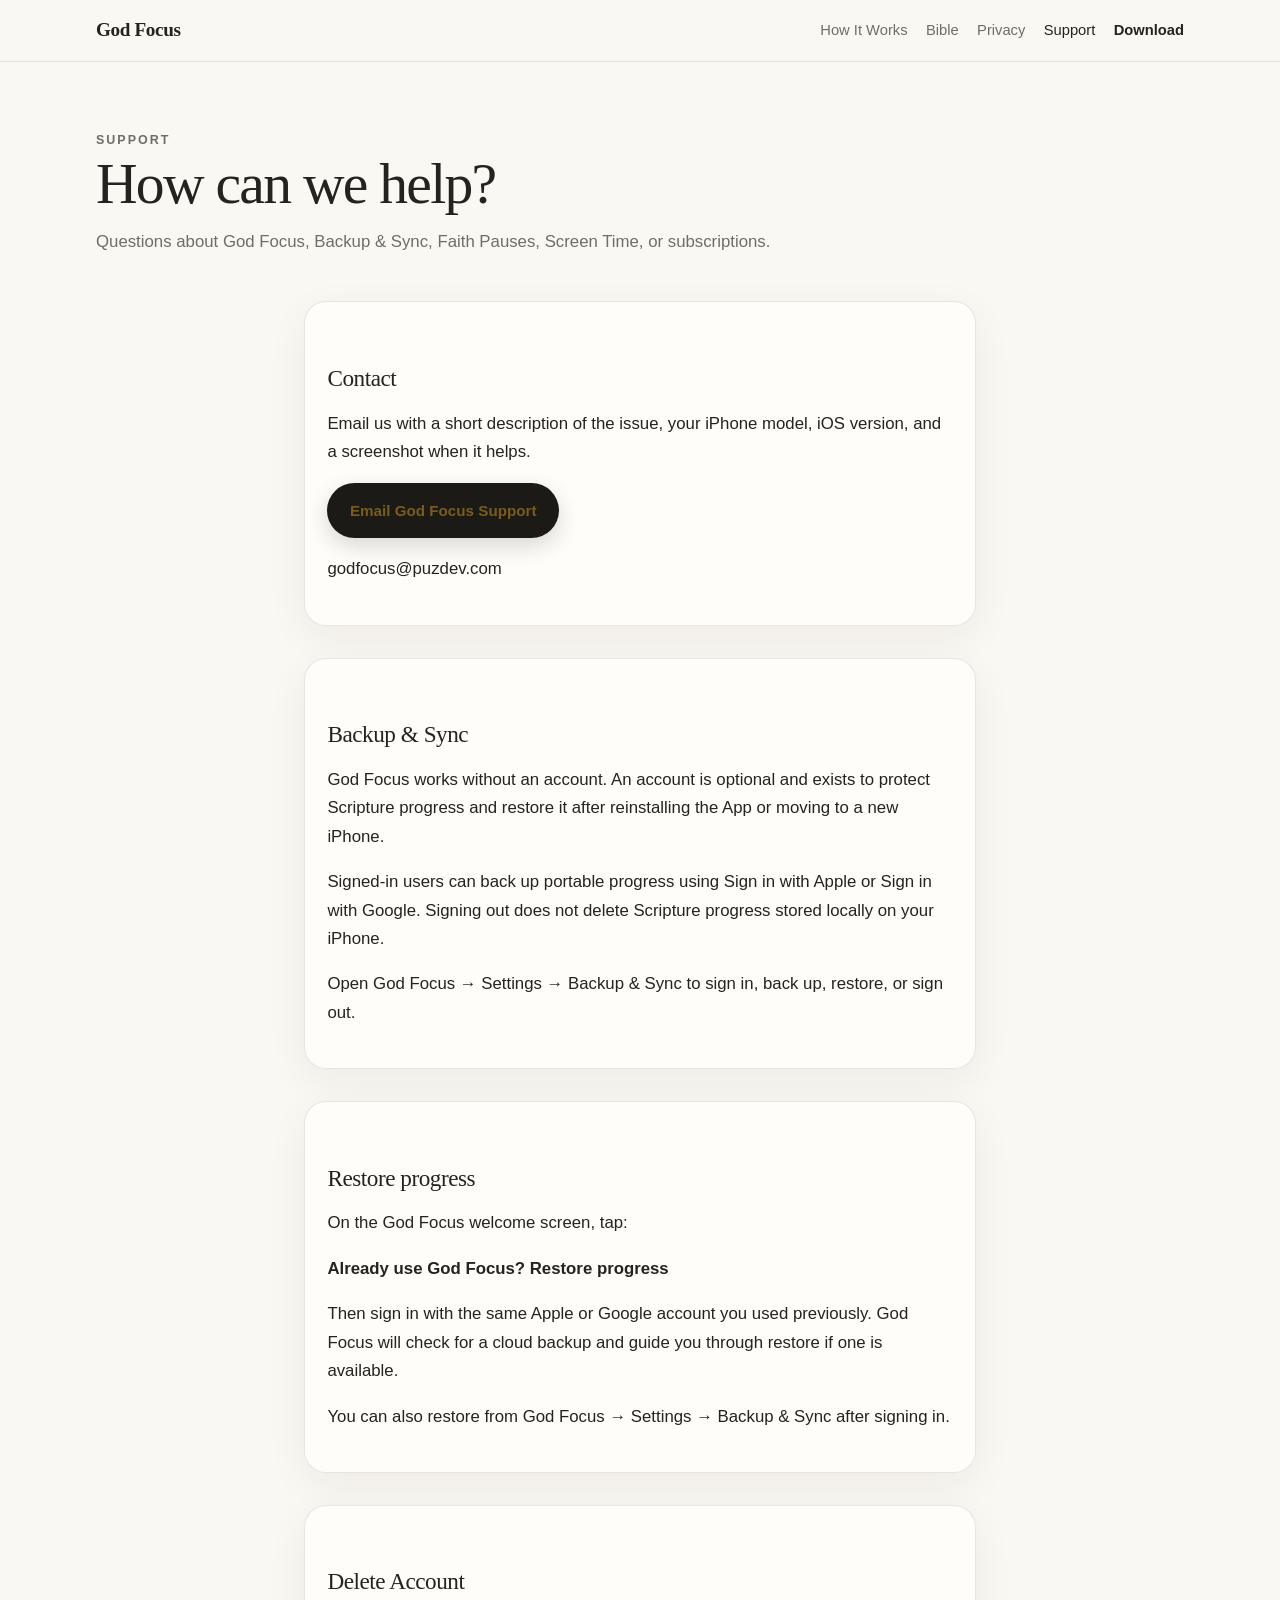
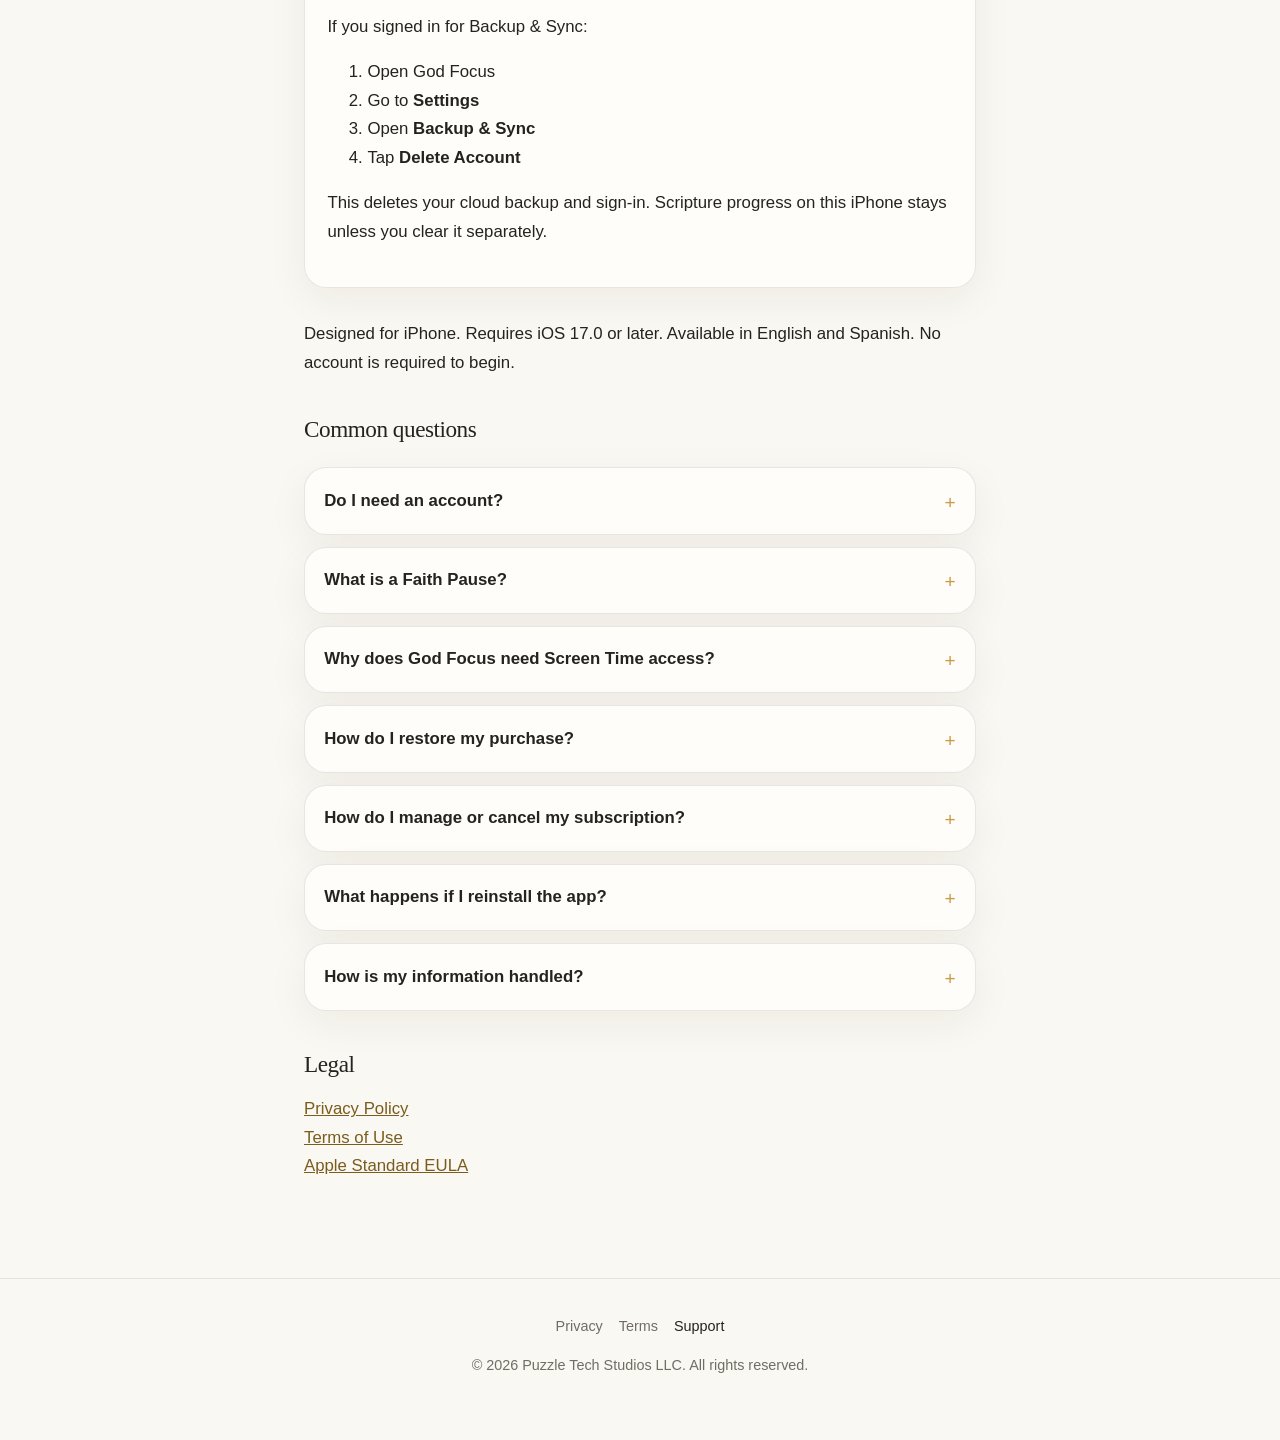
<file: support/index.html>
<!doctype html>
<html lang="en">
<head>
  <meta charset="utf-8">
  <meta name="viewport" content="width=device-width, initial-scale=1">
  <title>Support — God Focus</title>
  <meta name="description" content="Support for God Focus on iPhone. Help with Backup & Sync, restore progress, Faith Pauses, Screen Time, and subscriptions.">
  <meta name="theme-color" content="#FAF8F2">
  <link rel="canonical" href="https://godfocus.puzdev.com/support">
  <meta property="og:title" content="Support — God Focus">
  <meta property="og:description" content="Contact God Focus support, restore progress, and manage optional Backup & Sync.">
  <meta property="og:type" content="website">
  <meta property="og:url" content="https://godfocus.puzdev.com/support">
  <meta name="twitter:card" content="summary">
  <link rel="stylesheet" href="../styles.css">
</head>
<body>
  <a class="skip-link" href="#main">Skip to content</a>

  <header class="site-header">
    <nav class="nav" aria-label="Primary">
      <a class="brand" href="../">God Focus</a>
      <input class="nav-toggle" id="nav-toggle" type="checkbox">
      <label class="nav-toggle-btn" for="nav-toggle">Menu</label>
      <ul class="nav-links">
        <li><a href="../#how-it-works">How It Works</a></li>
        <li><a href="../#bible">Bible</a></li>
        <li><a href="../privacy/">Privacy</a></li>
        <li><a href="../support/" aria-current="page">Support</a></li>
        <li><a class="nav-download" href="https://apps.apple.com/us/app/god-focus-bible-scroll/id6791024734">Download</a></li>
      </ul>
    </nav>
  </header>

  <main id="main">
    <header class="legal-hero">
      <p class="eyebrow">Support</p>
      <h1>How can we help?</h1>
      <p>Questions about God Focus, Backup &amp; Sync, Faith Pauses, Screen Time, or subscriptions.</p>
    </header>

    <div class="legal-body">
      <section class="legal-card">
        <h2>Contact</h2>
        <p>Email us with a short description of the issue, your iPhone model, iOS version, and a screenshot when it helps.</p>
        <p><a class="button button-primary" href="mailto:godfocus@puzdev.com?subject=God%20Focus%20Support">Email God Focus Support</a></p>
        <p class="small">godfocus@puzdev.com</p>
      </section>

      <section class="legal-card">
        <h2>Backup &amp; Sync</h2>
        <p>God Focus works without an account. An account is optional and exists to protect Scripture progress and restore it after reinstalling the App or moving to a new iPhone.</p>
        <p>Signed-in users can back up portable progress using Sign in with Apple or Sign in with Google. Signing out does not delete Scripture progress stored locally on your iPhone.</p>
        <p>Open God Focus → Settings → Backup &amp; Sync to sign in, back up, restore, or sign out.</p>
      </section>

      <section class="legal-card">
        <h2>Restore progress</h2>
        <p>On the God Focus welcome screen, tap:</p>
        <p><strong>Already use God Focus? Restore progress</strong></p>
        <p>Then sign in with the same Apple or Google account you used previously. God Focus will check for a cloud backup and guide you through restore if one is available.</p>
        <p>You can also restore from God Focus → Settings → Backup &amp; Sync after signing in.</p>
      </section>

      <section class="legal-card">
        <h2>Delete Account</h2>
        <p>If you signed in for Backup &amp; Sync:</p>
        <ol>
          <li>Open God Focus</li>
          <li>Go to <strong>Settings</strong></li>
          <li>Open <strong>Backup &amp; Sync</strong></li>
          <li>Tap <strong>Delete Account</strong></li>
        </ol>
        <p>This deletes your cloud backup and sign-in. Scripture progress on this iPhone stays unless you clear it separately.</p>
      </section>

      <p class="muted">Designed for iPhone. Requires iOS 17.0 or later. Available in English and Spanish. No account is required to begin.</p>

      <h2>Common questions</h2>
      <div class="faq">
        <details>
          <summary>Do I need an account?</summary>
          <p>No. God Focus works without an account. Sign in only if you want optional Backup &amp; Sync for portable Scripture progress.</p>
        </details>
        <details>
          <summary>What is a Faith Pause?</summary>
          <p>A Faith Pause is a scheduled time when the apps you chose to protect are paused with Apple Screen Time. When you start the authorized Faith Pause from a blocked-app flow, God Focus is designed to move through Scripture, then prayer, then unlock.</p>
        </details>
        <details>
          <summary>Why does God Focus need Screen Time access?</summary>
          <p>God Focus uses Apple’s Family Controls, Managed Settings, and Device Activity APIs to pause the apps you select at your Faith Pause times. Without that permission, the App cannot apply a Screen Time shield to those apps.</p>
        </details>
        <details>
          <summary>How do I restore my purchase?</summary>
          <p>Open God Focus → Settings → Restore Purchases. Use the same Apple ID that made the original purchase. App Store entitlements stay with Apple, separate from optional Backup &amp; Sync.</p>
        </details>
        <details>
          <summary>How do I manage or cancel my subscription?</summary>
          <p>Open God Focus → Settings and use Manage Subscription, or go to iPhone Settings → your name → Subscriptions. Deleting God Focus does not cancel an Apple subscription.</p>
        </details>
        <details>
          <summary>What happens if I reinstall the app?</summary>
          <p>Set up Faith Pauses and Screen Time access again. Eligible purchases can be restored with the same Apple ID. If you previously used Backup &amp; Sync, use Restore progress on the welcome screen or Settings → Backup &amp; Sync to restore portable Scripture progress.</p>
        </details>
        <details>
          <summary>How is my information handled?</summary>
          <p>Most Faith Pause and Bible data stays on your device. Optional Backup &amp; Sync uses Firebase Authentication and Cloud Firestore. PostHog is used for privacy-minimized product analytics, Superwall for paywalls, and Apple for purchases. Read the <a href="../privacy/">Privacy Policy</a>.</p>
        </details>
      </div>

      <h2>Legal</h2>
      <p>
        <a href="../privacy/">Privacy Policy</a><br>
        <a href="../terms/">Terms of Use</a><br>
        <a href="https://www.apple.com/legal/internet-services/itunes/dev/stdeula/" target="_blank" rel="noopener noreferrer">Apple Standard EULA</a>
      </p>
    </div>
  </main>

  <footer class="site-footer">
    <nav aria-label="Footer">
      <a href="../privacy/">Privacy</a>
      <a href="../terms/">Terms</a>
      <a href="../support/" aria-current="page">Support</a>
    </nav>
    <p>© 2026 Puzzle Tech Studios LLC. All rights reserved.</p>
  </footer>
</body>
</html>
</file>
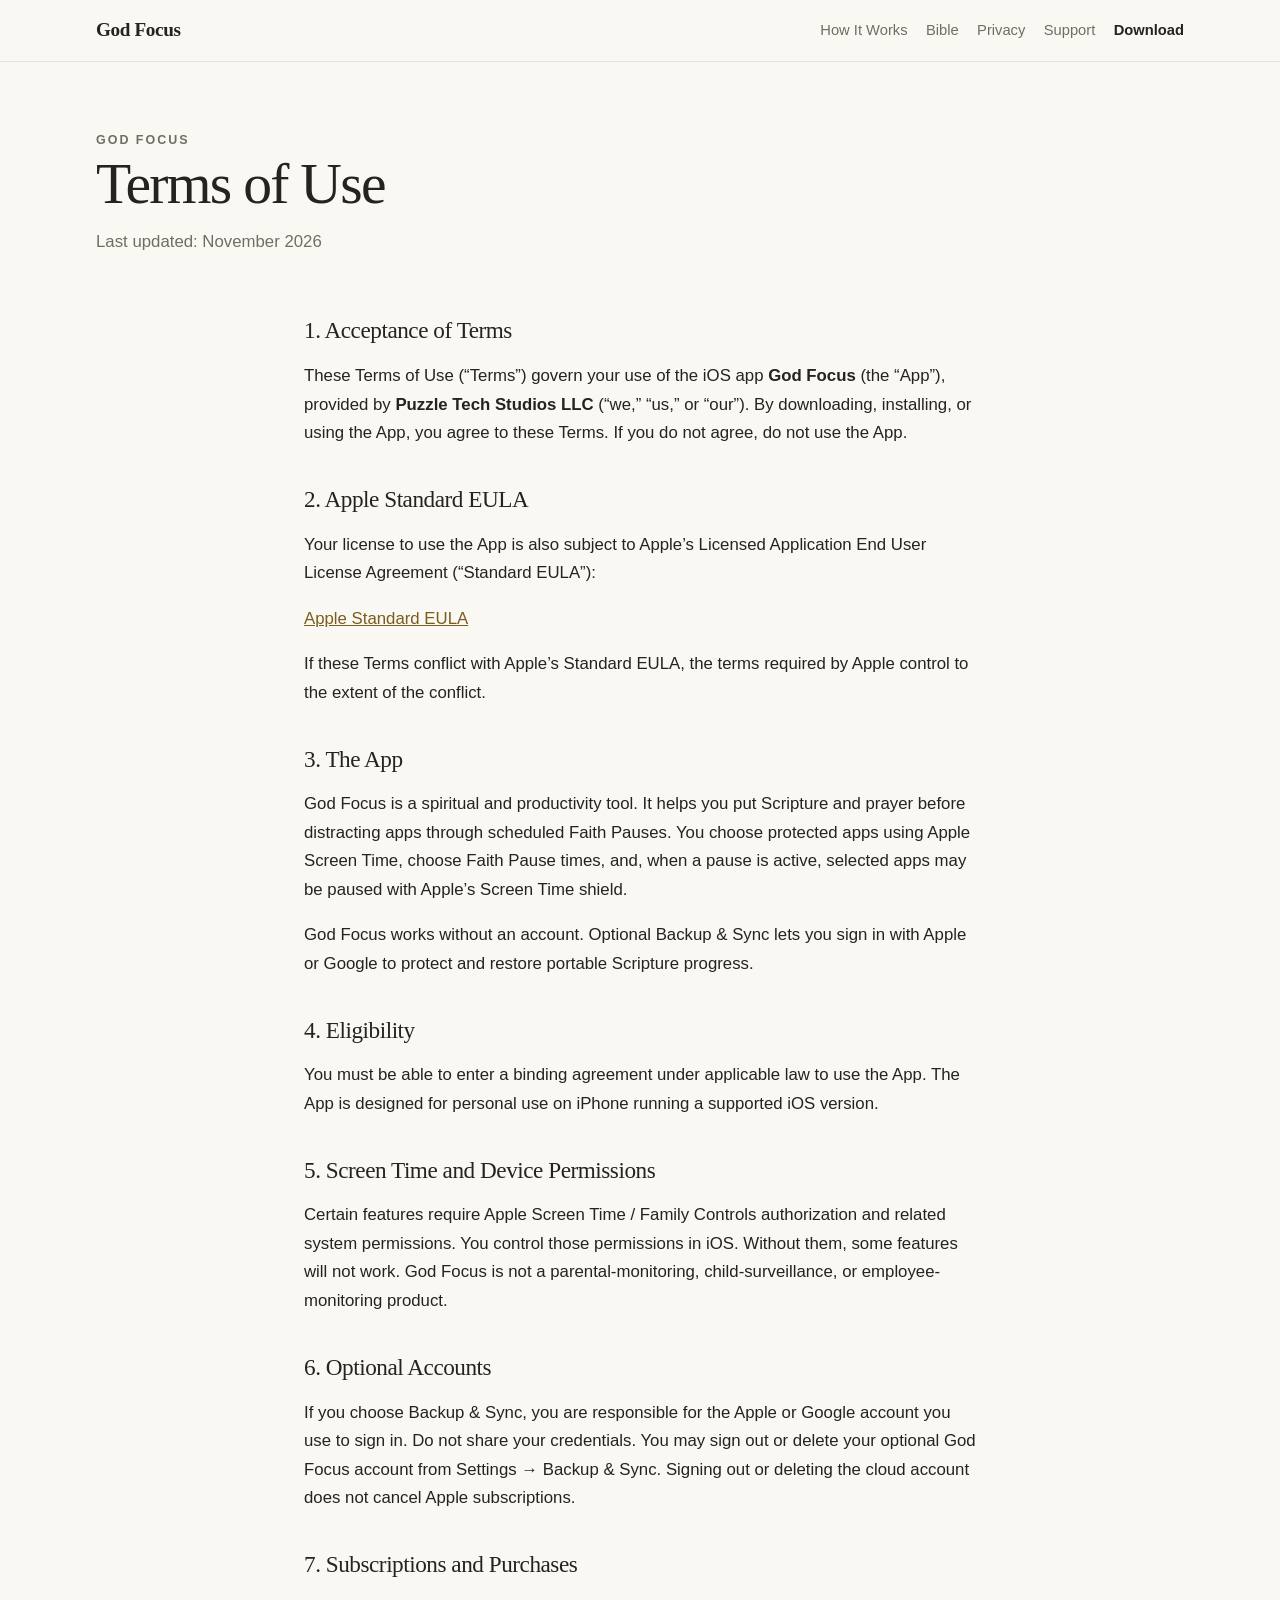
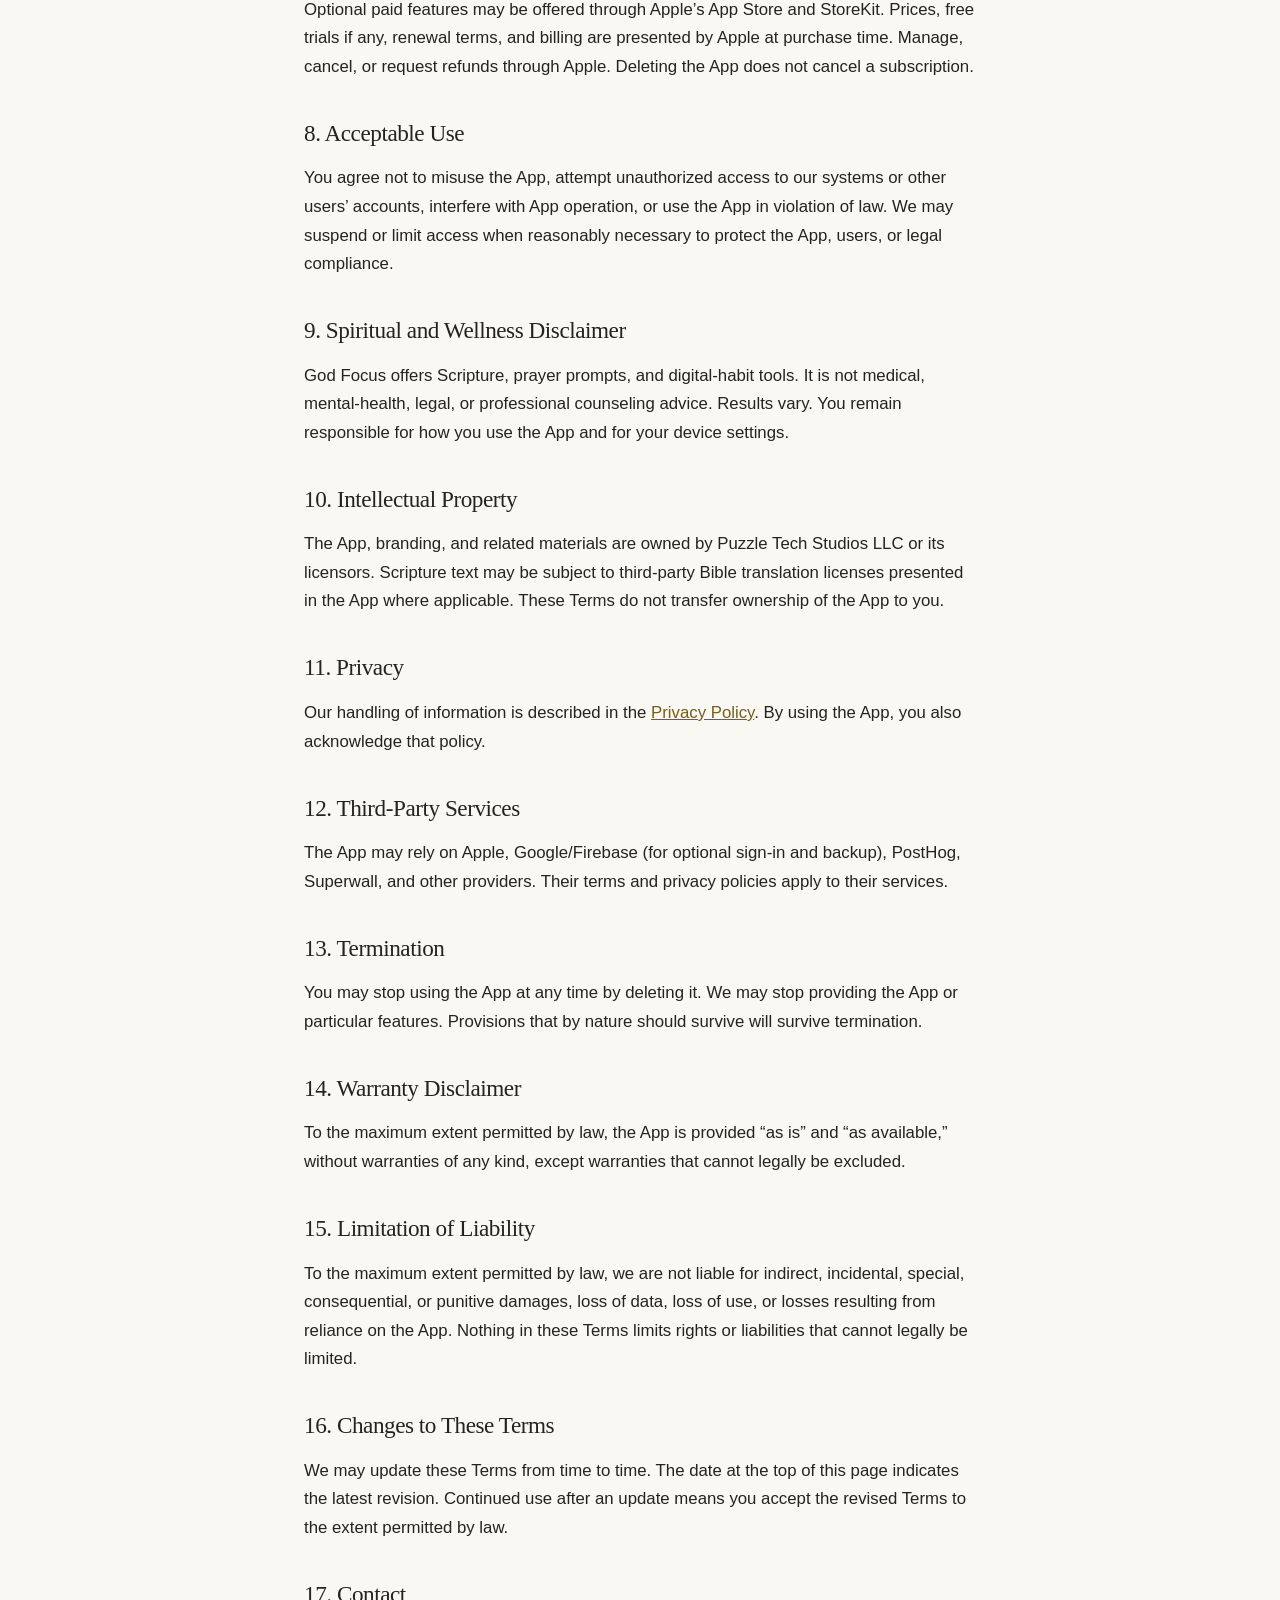
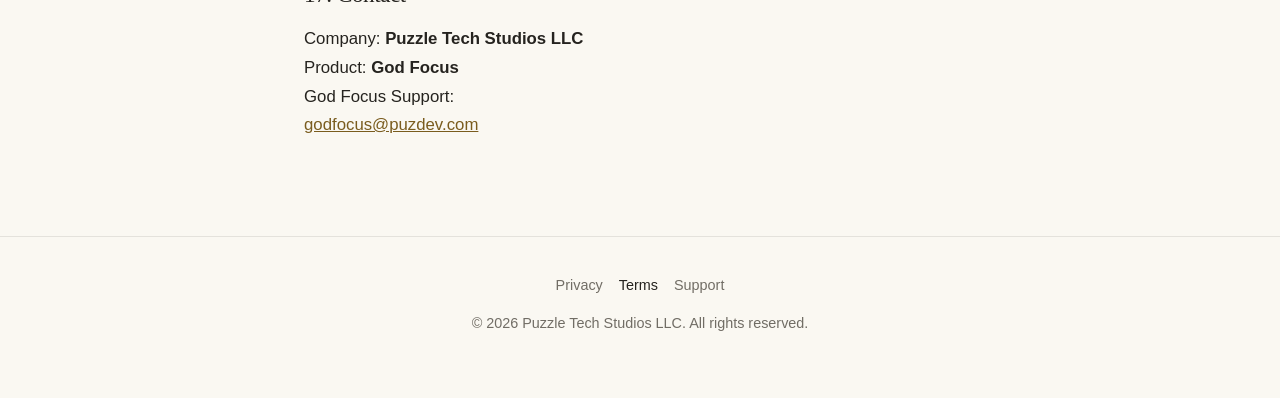
<file: terms/index.html>
<!doctype html>
<html lang="en">
<head>
  <meta charset="utf-8">
  <meta name="viewport" content="width=device-width, initial-scale=1">
  <title>Terms of Use — God Focus</title>
  <meta name="description" content="Terms of Use for God Focus, including Faith Pauses, Apple Screen Time, optional Backup & Sync, and App Store subscriptions.">
  <meta name="theme-color" content="#FAF8F2">
  <link rel="canonical" href="https://godfocus.puzdev.com/terms">
  <meta property="og:title" content="Terms of Use — God Focus">
  <meta property="og:description" content="Terms for using God Focus, a Christian screen time and Bible focus app for iPhone.">
  <meta property="og:type" content="website">
  <meta property="og:url" content="https://godfocus.puzdev.com/terms">
  <meta name="twitter:card" content="summary">
  <link rel="stylesheet" href="../styles.css">
</head>
<body>
  <a class="skip-link" href="#main">Skip to content</a>

  <header class="site-header">
    <nav class="nav" aria-label="Primary">
      <a class="brand" href="../">God Focus</a>
      <input class="nav-toggle" id="nav-toggle" type="checkbox">
      <label class="nav-toggle-btn" for="nav-toggle">Menu</label>
      <ul class="nav-links">
        <li><a href="../#how-it-works">How It Works</a></li>
        <li><a href="../#bible">Bible</a></li>
        <li><a href="../privacy/">Privacy</a></li>
        <li><a href="../support/">Support</a></li>
        <li><a class="nav-download" href="https://apps.apple.com/us/app/god-focus-bible-scroll/id6791024734">Download</a></li>
      </ul>
    </nav>
  </header>

  <main id="main">
    <header class="legal-hero">
      <p class="eyebrow">God Focus</p>
      <h1>Terms of Use</h1>
      <p>Last updated: November 2026</p>
    </header>

    <article class="legal-body">
      <h2>1. Acceptance of Terms</h2>
      <p>These Terms of Use (“Terms”) govern your use of the iOS app <strong>God Focus</strong> (the “App”), provided by <strong>Puzzle Tech Studios LLC</strong> (“we,” “us,” or “our”). By downloading, installing, or using the App, you agree to these Terms. If you do not agree, do not use the App.</p>

      <h2>2. Apple Standard EULA</h2>
      <p>Your license to use the App is also subject to Apple’s Licensed Application End User License Agreement (“Standard EULA”):</p>
      <p><a href="https://www.apple.com/legal/internet-services/itunes/dev/stdeula/" target="_blank" rel="noopener noreferrer">Apple Standard EULA</a></p>
      <p>If these Terms conflict with Apple’s Standard EULA, the terms required by Apple control to the extent of the conflict.</p>

      <h2>3. The App</h2>
      <p>God Focus is a spiritual and productivity tool. It helps you put Scripture and prayer before distracting apps through scheduled Faith Pauses. You choose protected apps using Apple Screen Time, choose Faith Pause times, and, when a pause is active, selected apps may be paused with Apple’s Screen Time shield.</p>
      <p>God Focus works without an account. Optional Backup &amp; Sync lets you sign in with Apple or Google to protect and restore portable Scripture progress.</p>

      <h2>4. Eligibility</h2>
      <p>You must be able to enter a binding agreement under applicable law to use the App. The App is designed for personal use on iPhone running a supported iOS version.</p>

      <h2>5. Screen Time and Device Permissions</h2>
      <p>Certain features require Apple Screen Time / Family Controls authorization and related system permissions. You control those permissions in iOS. Without them, some features will not work. God Focus is not a parental-monitoring, child-surveillance, or employee-monitoring product.</p>

      <h2>6. Optional Accounts</h2>
      <p>If you choose Backup &amp; Sync, you are responsible for the Apple or Google account you use to sign in. Do not share your credentials. You may sign out or delete your optional God Focus account from Settings → Backup &amp; Sync. Signing out or deleting the cloud account does not cancel Apple subscriptions.</p>

      <h2>7. Subscriptions and Purchases</h2>
      <p>Optional paid features may be offered through Apple’s App Store and StoreKit. Prices, free trials if any, renewal terms, and billing are presented by Apple at purchase time. Manage, cancel, or request refunds through Apple. Deleting the App does not cancel a subscription.</p>

      <h2>8. Acceptable Use</h2>
      <p>You agree not to misuse the App, attempt unauthorized access to our systems or other users’ accounts, interfere with App operation, or use the App in violation of law. We may suspend or limit access when reasonably necessary to protect the App, users, or legal compliance.</p>

      <h2>9. Spiritual and Wellness Disclaimer</h2>
      <p>God Focus offers Scripture, prayer prompts, and digital-habit tools. It is not medical, mental-health, legal, or professional counseling advice. Results vary. You remain responsible for how you use the App and for your device settings.</p>

      <h2>10. Intellectual Property</h2>
      <p>The App, branding, and related materials are owned by Puzzle Tech Studios LLC or its licensors. Scripture text may be subject to third-party Bible translation licenses presented in the App where applicable. These Terms do not transfer ownership of the App to you.</p>

      <h2>11. Privacy</h2>
      <p>Our handling of information is described in the <a href="../privacy/">Privacy Policy</a>. By using the App, you also acknowledge that policy.</p>

      <h2>12. Third-Party Services</h2>
      <p>The App may rely on Apple, Google/Firebase (for optional sign-in and backup), PostHog, Superwall, and other providers. Their terms and privacy policies apply to their services.</p>

      <h2>13. Termination</h2>
      <p>You may stop using the App at any time by deleting it. We may stop providing the App or particular features. Provisions that by nature should survive will survive termination.</p>

      <h2>14. Warranty Disclaimer</h2>
      <p>To the maximum extent permitted by law, the App is provided “as is” and “as available,” without warranties of any kind, except warranties that cannot legally be excluded.</p>

      <h2>15. Limitation of Liability</h2>
      <p>To the maximum extent permitted by law, we are not liable for indirect, incidental, special, consequential, or punitive damages, loss of data, loss of use, or losses resulting from reliance on the App. Nothing in these Terms limits rights or liabilities that cannot legally be limited.</p>

      <h2>16. Changes to These Terms</h2>
      <p>We may update these Terms from time to time. The date at the top of this page indicates the latest revision. Continued use after an update means you accept the revised Terms to the extent permitted by law.</p>

      <h2>17. Contact</h2>
      <p>
        Company: <strong>Puzzle Tech Studios LLC</strong><br>
        Product: <strong>God Focus</strong><br>
        God Focus Support:<br>
        <a href="mailto:godfocus@puzdev.com?subject=God%20Focus%20Support">godfocus@puzdev.com</a>
      </p>
    </article>
  </main>

  <footer class="site-footer">
    <nav aria-label="Footer">
      <a href="../privacy/">Privacy</a>
      <a href="../terms/" aria-current="page">Terms</a>
      <a href="../support/">Support</a>
    </nav>
    <p>© 2026 Puzzle Tech Studios LLC. All rights reserved.</p>
  </footer>
</body>
</html>
</file>
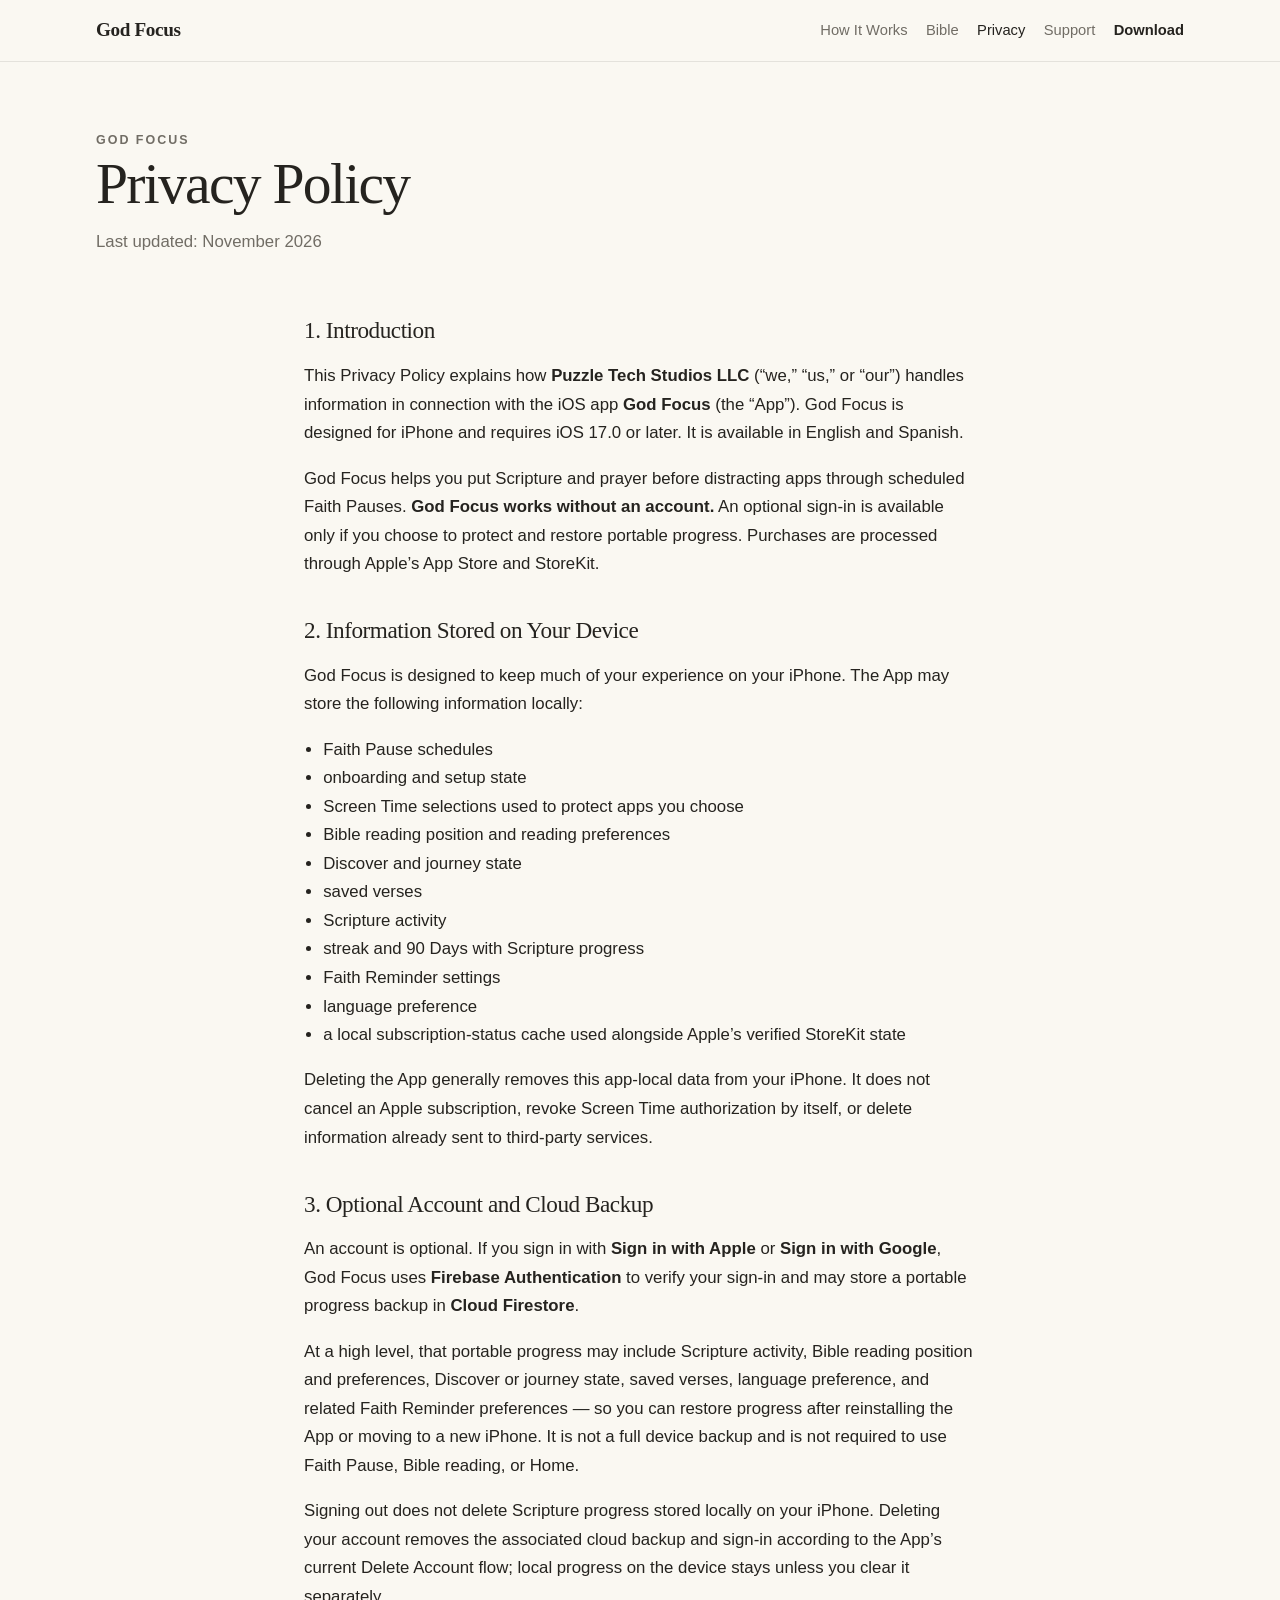
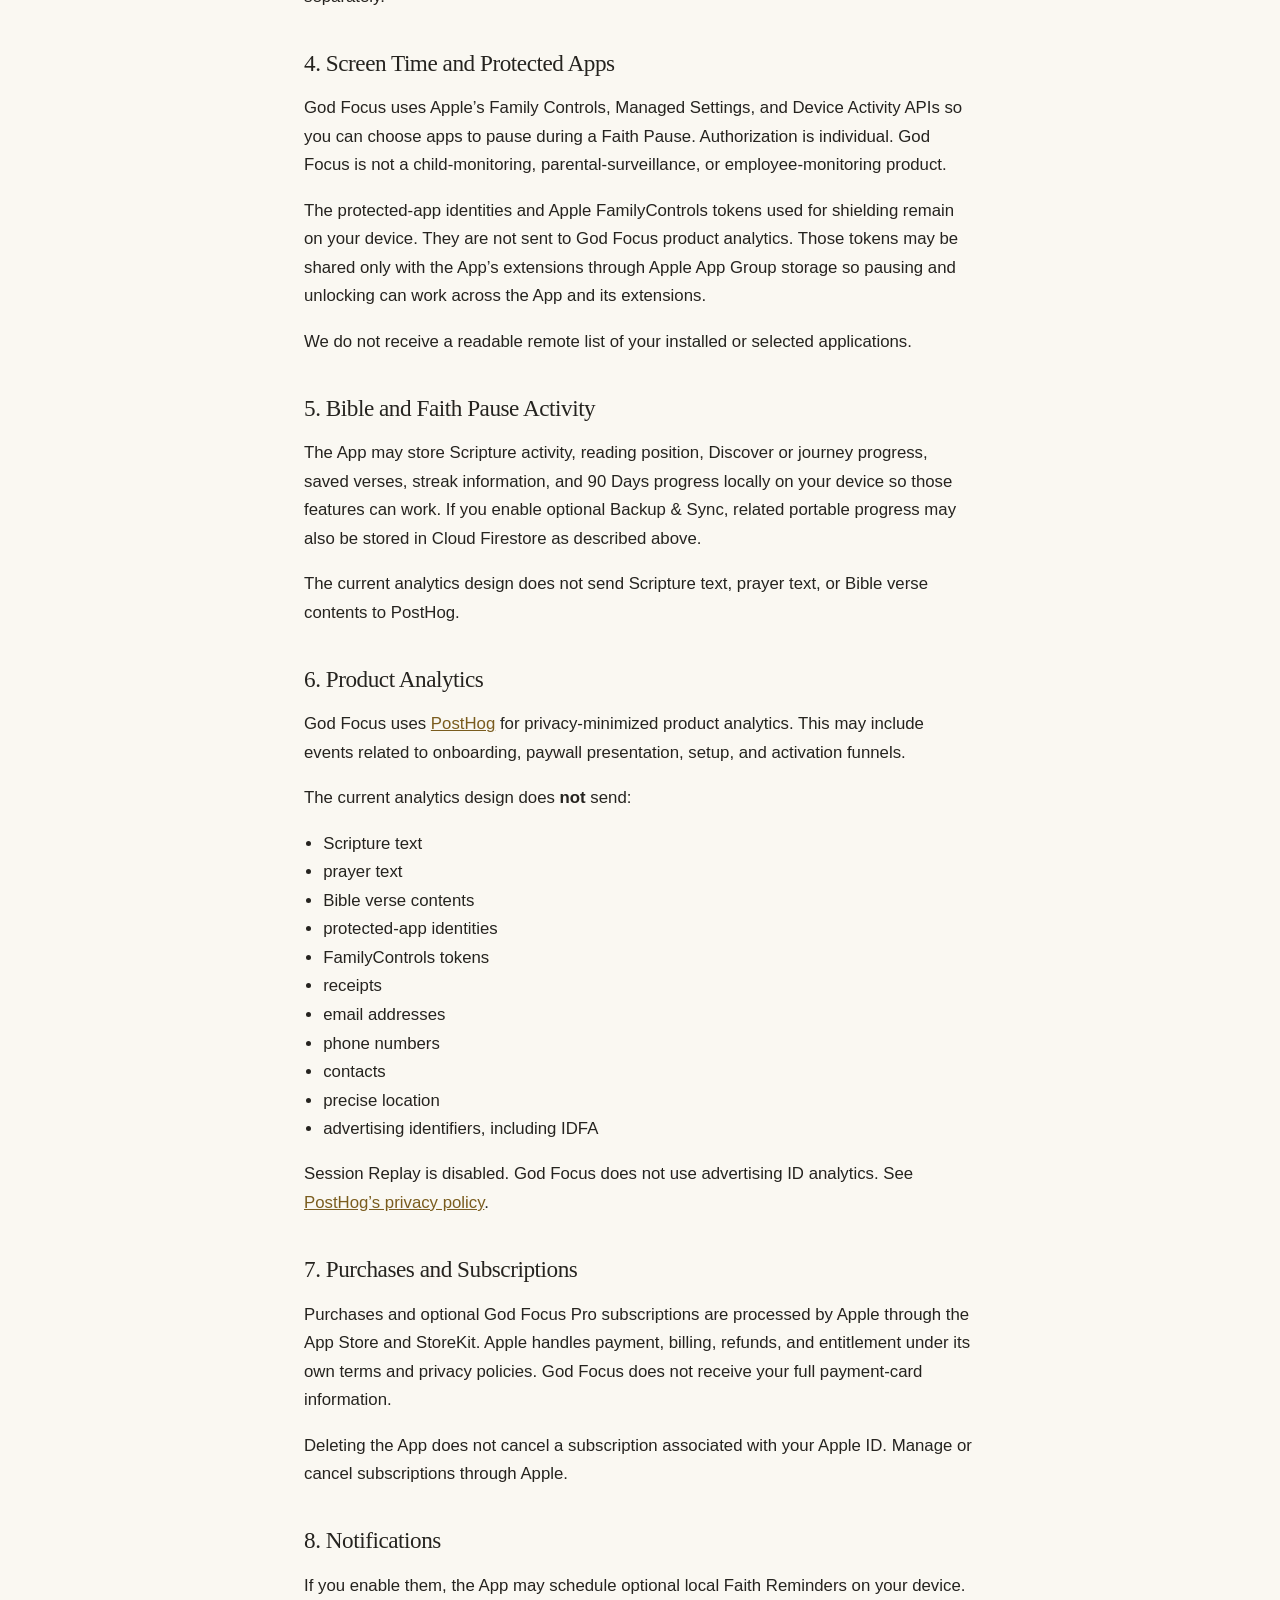
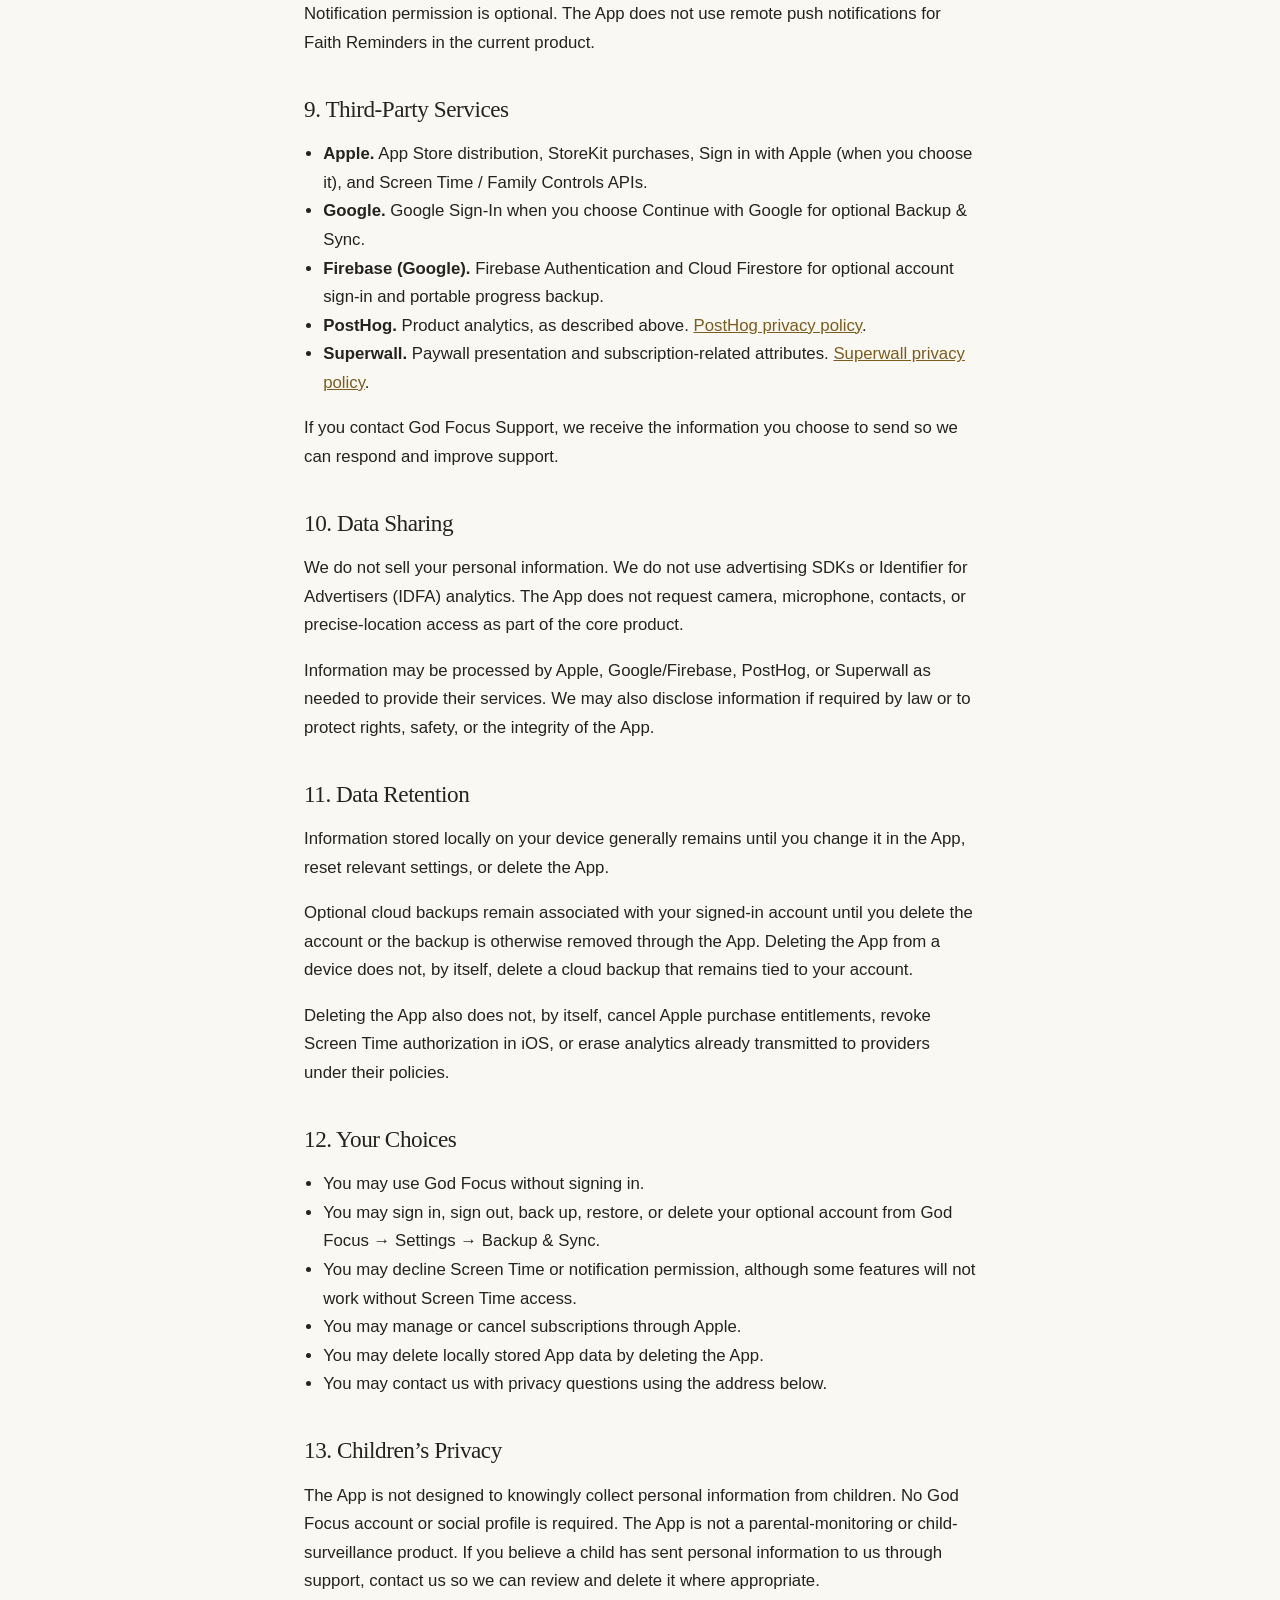
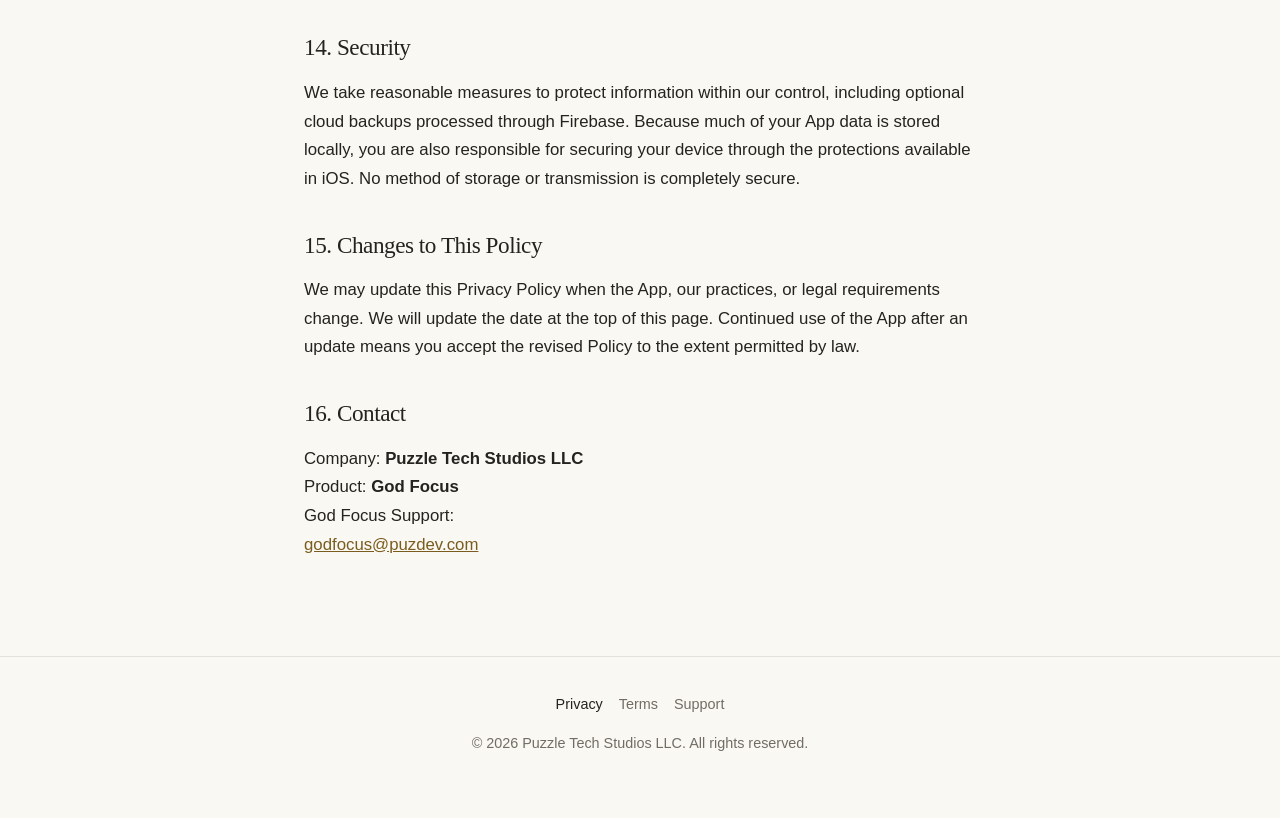
<file: privacy.html>
<!doctype html>
<html lang="en">
<head>
  <meta charset="utf-8">
  <meta http-equiv="refresh" content="0; url=privacy/">
  <link rel="canonical" href="https://godfocus.puzdev.com/privacy">
  <title>Privacy Policy — God Focus</title>
  <script>location.replace("privacy/");</script>
</head>
<body>
  <p><a href="privacy/">Continue to Privacy Policy</a></p>
</body>
</html>
</file>
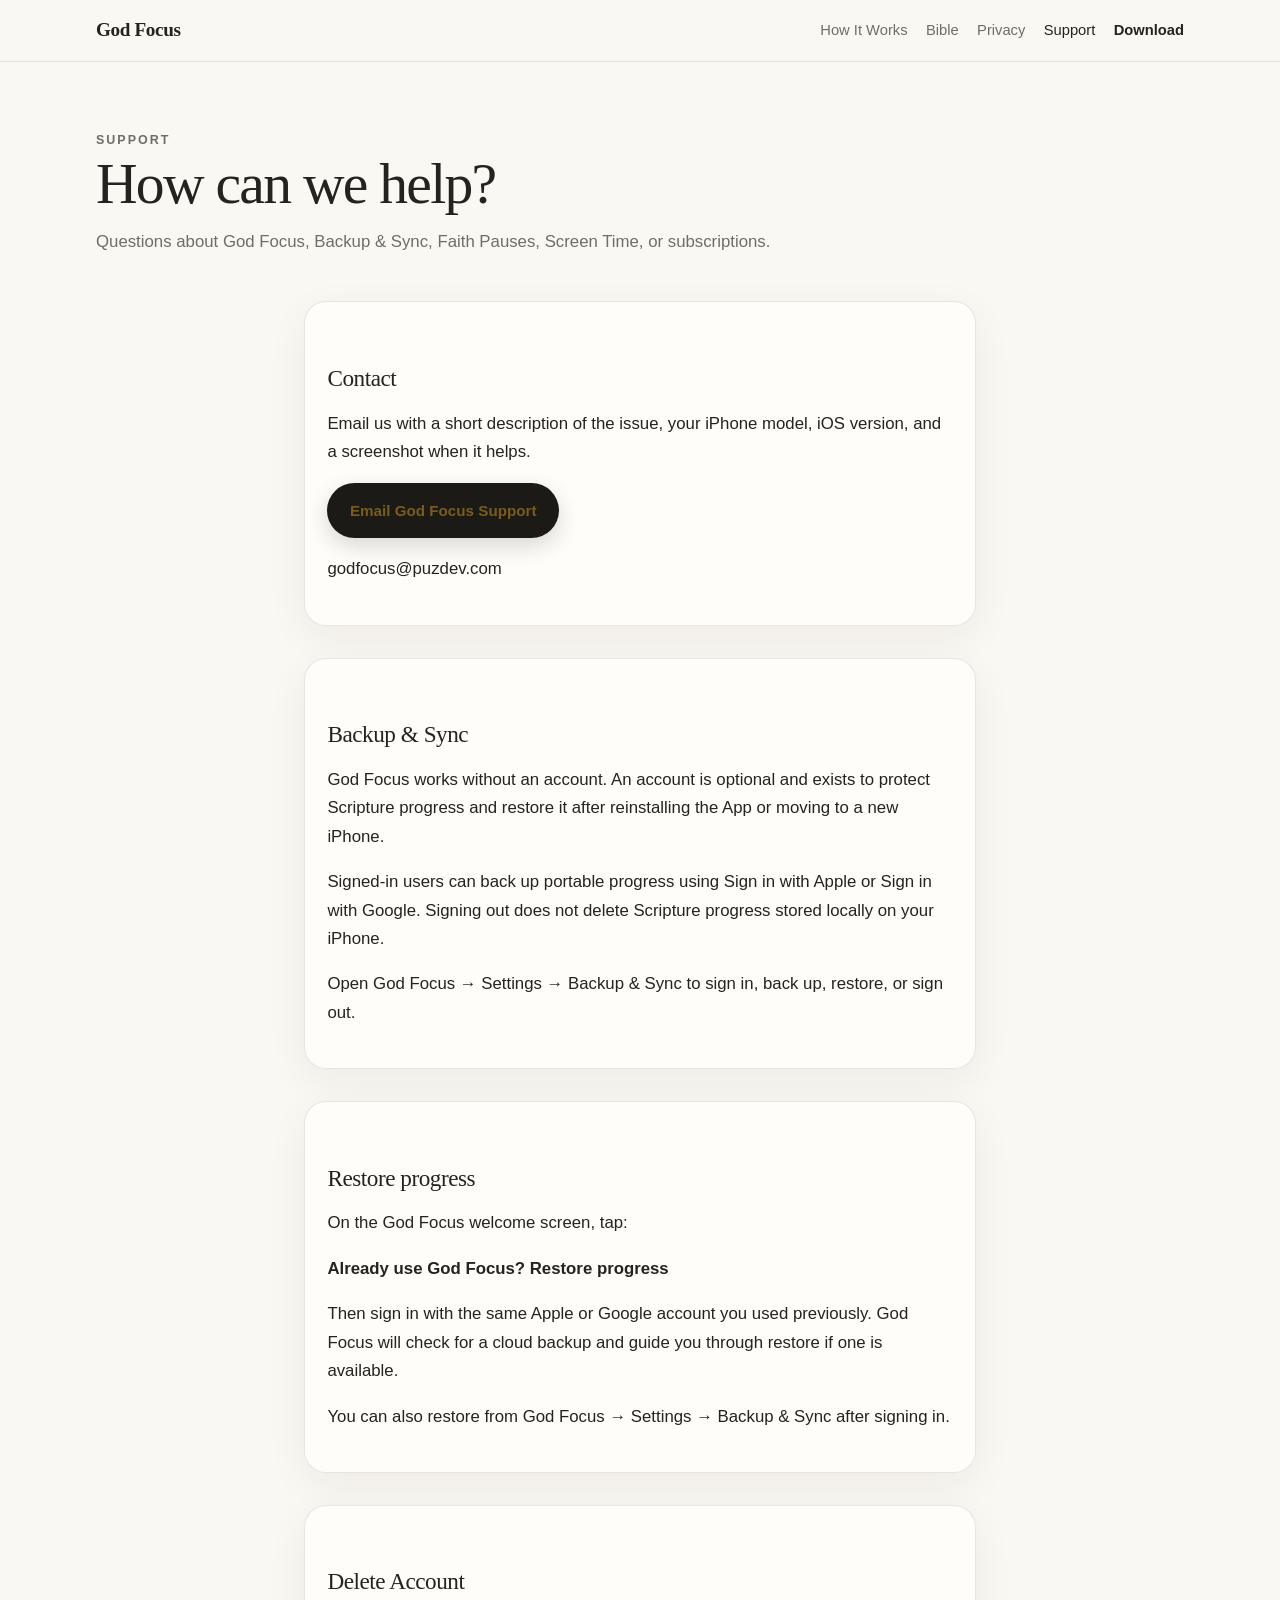
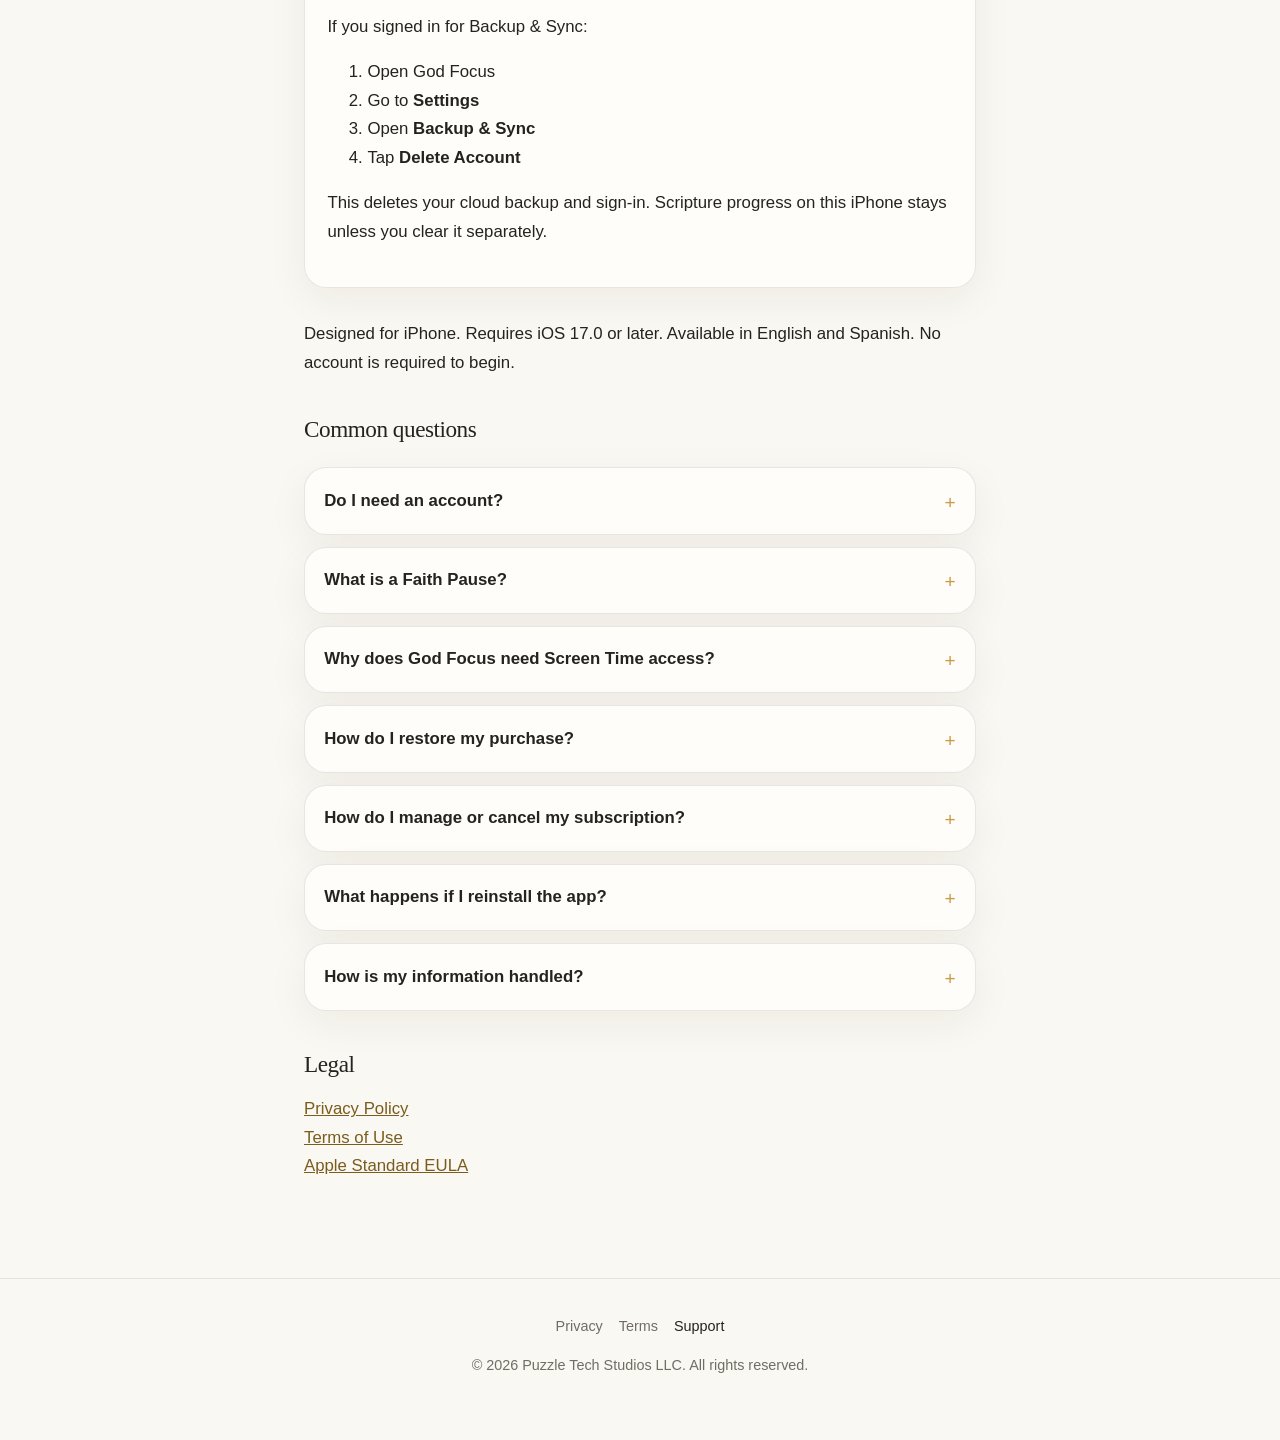
<file: support.html>
<!doctype html>
<html lang="en">
<head>
  <meta charset="utf-8">
  <meta http-equiv="refresh" content="0; url=support/">
  <link rel="canonical" href="https://godfocus.puzdev.com/support">
  <title>Support — God Focus</title>
  <script>location.replace("support/");</script>
</head>
<body>
  <p><a href="support/">Continue to Support</a></p>
</body>
</html>
</file>
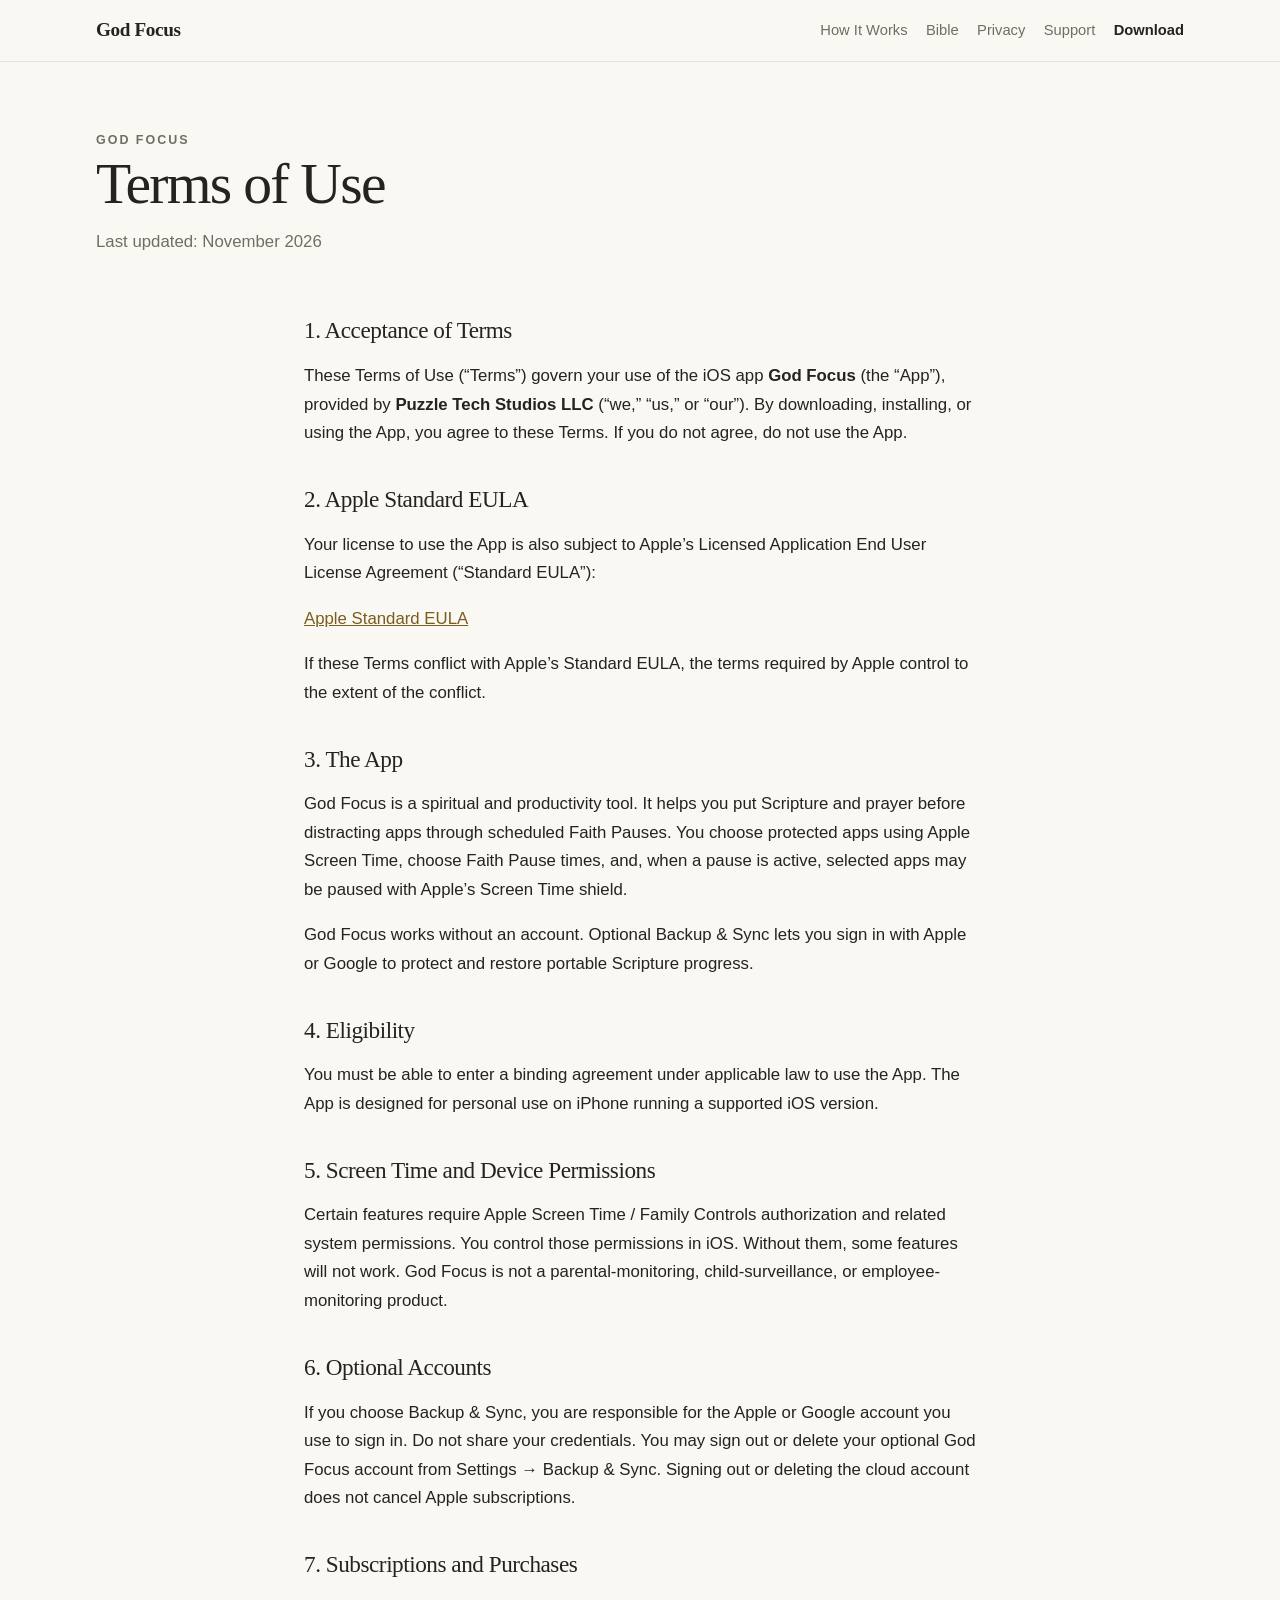
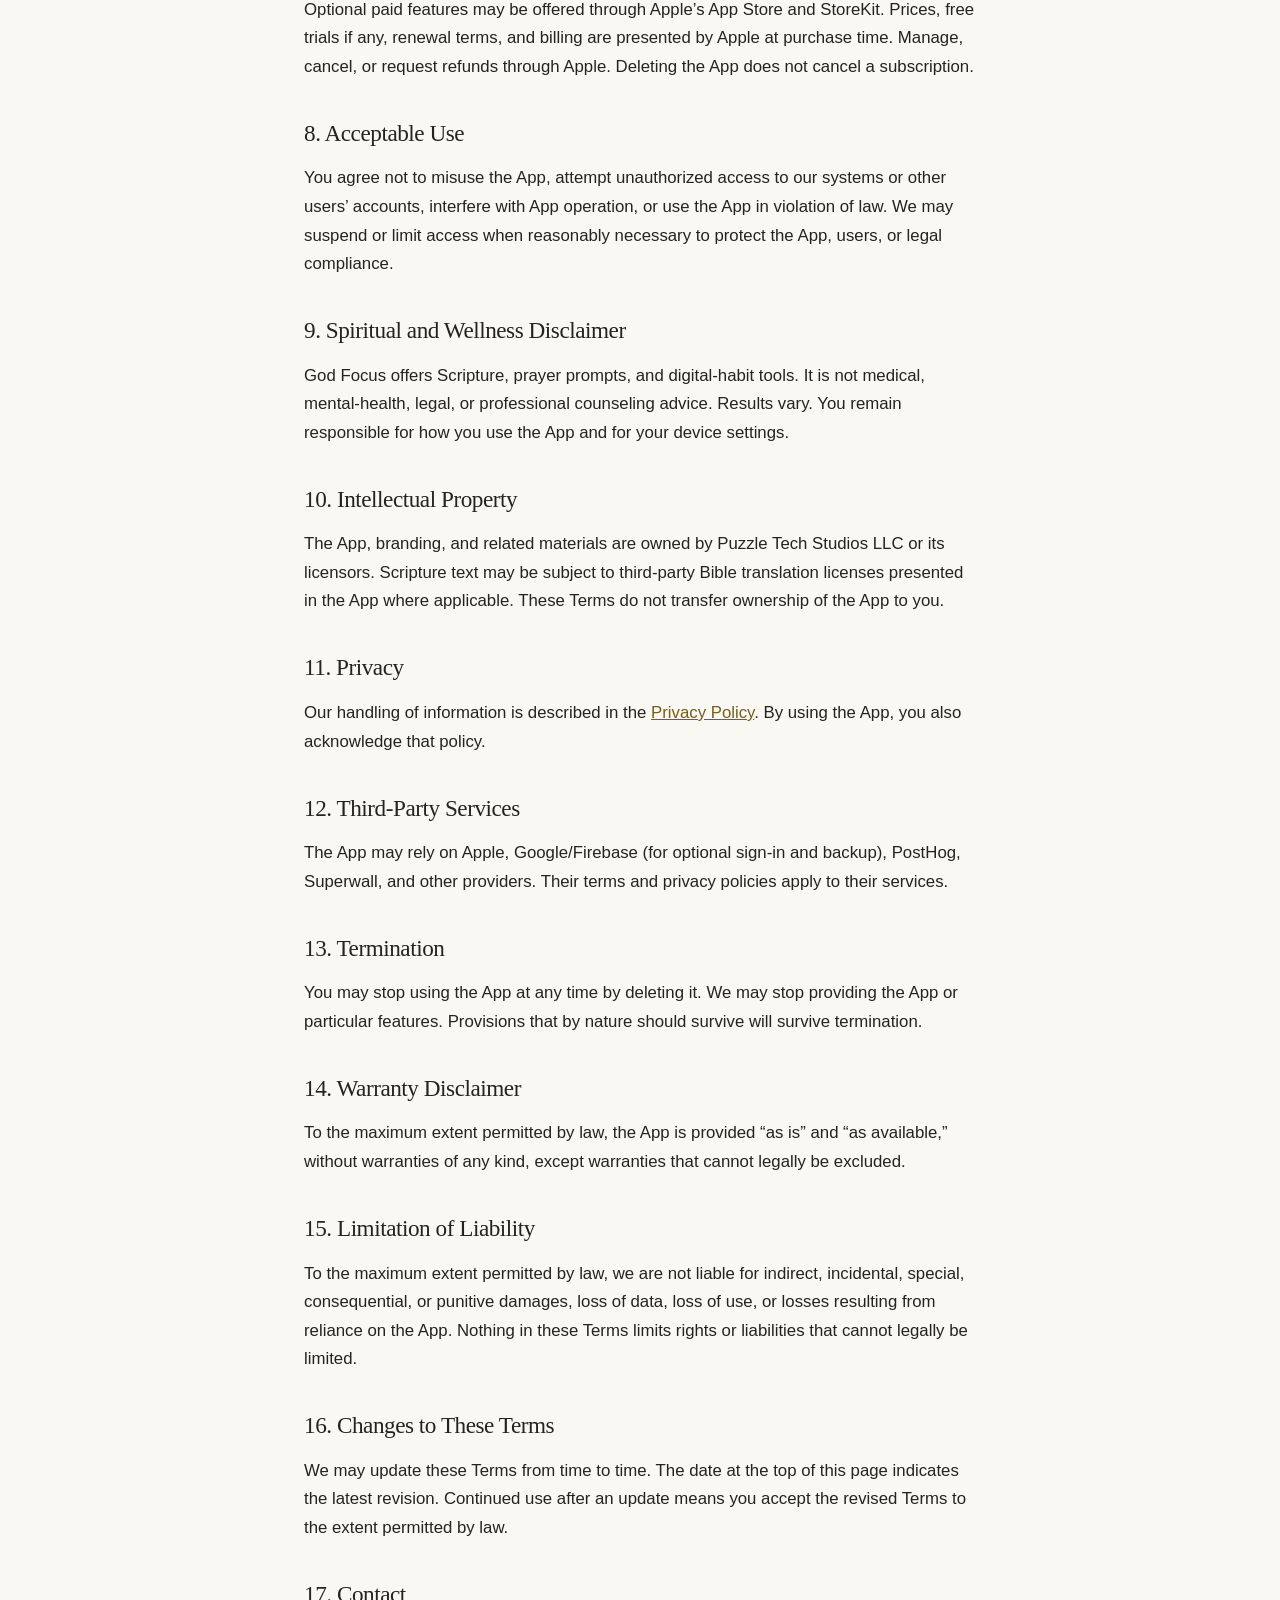
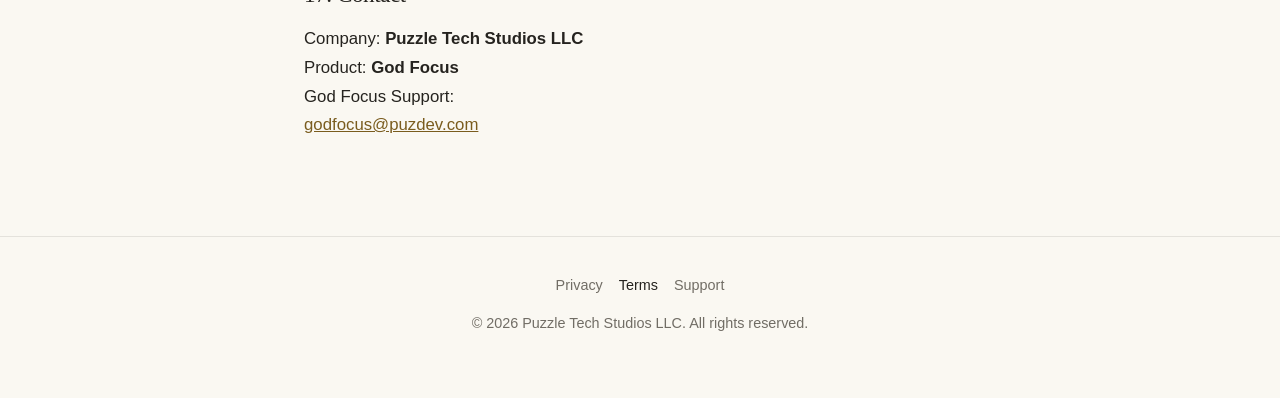
<file: terms.html>
<!doctype html>
<html lang="en">
<head>
  <meta charset="utf-8">
  <meta http-equiv="refresh" content="0; url=terms/">
  <link rel="canonical" href="https://godfocus.puzdev.com/terms">
  <title>Terms of Use — God Focus</title>
  <script>location.replace("terms/");</script>
</head>
<body>
  <p><a href="terms/">Continue to Terms of Use</a></p>
</body>
</html>
</file>
<file: styles.css>
:root {
  --bg: #FAF8F2;
  --surface: #FFFDF9;
  --text: #25231F;
  --secondary: #716D65;
  --gold: #C99B45;
  --gold-ink: #7A5C1E;
  --sage: #6F7A62;
  --charcoal: #1C1A16;
  --border: rgba(37, 35, 31, 0.1);
  --shadow: 0 12px 40px rgba(28, 26, 22, 0.06);
  --serif: Georgia, "Times New Roman", Times, serif;
  --sans: -apple-system, BlinkMacSystemFont, "Segoe UI", sans-serif;
  --measure: 42rem;
  --wide: 68rem;
  --radius: 22px;
}

* { box-sizing: border-box; }

html {
  scroll-behavior: smooth;
  -webkit-text-size-adjust: 100%;
}

body {
  margin: 0;
  color: var(--text);
  background: var(--bg);
  font-family: var(--sans);
  font-size: 1.05rem;
  line-height: 1.7;
}

img { max-width: 100%; }

a {
  color: inherit;
}

a:hover { color: var(--gold); }

:focus-visible {
  outline: 2px solid var(--gold);
  outline-offset: 3px;
}

.skip-link {
  position: absolute;
  left: 12px;
  top: 12px;
  z-index: 100;
  padding: 10px 14px;
  background: var(--charcoal);
  color: var(--bg);
  text-decoration: none;
  border-radius: 8px;
  transform: translateY(-160%);
}

.skip-link:focus {
  transform: none;
  color: var(--bg);
}

.visually-hidden {
  position: absolute;
  width: 1px;
  height: 1px;
  padding: 0;
  margin: -1px;
  overflow: hidden;
  clip: rect(0, 0, 0, 0);
  white-space: nowrap;
  border: 0;
}

.site-header {
  position: sticky;
  top: 0;
  z-index: 20;
  background: rgba(250, 248, 242, 0.92);
  border-bottom: 1px solid var(--border);
}

.nav {
  width: min(var(--wide), calc(100% - 2rem));
  margin: 0 auto;
  padding: 0.9rem 0;
  display: flex;
  align-items: center;
  justify-content: space-between;
  gap: 1rem;
}

.brand {
  font-family: var(--serif);
  font-size: 1.2rem;
  font-weight: 700;
  letter-spacing: -0.02em;
  text-decoration: none;
  color: var(--text);
}

.brand:hover { color: var(--text); }

.nav-toggle {
  position: absolute;
  width: 1px;
  height: 1px;
  opacity: 0;
  pointer-events: none;
}

.nav-toggle:focus-visible + .nav-toggle-btn {
  outline: 2px solid var(--gold);
  outline-offset: 3px;
}

.nav-toggle-btn {
  display: none;
  min-width: 44px;
  min-height: 44px;
  align-items: center;
  justify-content: center;
  cursor: pointer;
  border-radius: 10px;
  color: var(--text);
  font-size: 0.92rem;
  font-weight: 600;
}

.nav-links {
  display: flex;
  align-items: center;
  flex-wrap: wrap;
  gap: 0.15rem 1.15rem;
  list-style: none;
  margin: 0;
  padding: 0;
}

.nav-links a {
  color: var(--secondary);
  text-decoration: none;
  font-size: 0.92rem;
  font-weight: 500;
}

.nav-links a:hover,
.nav-links a[aria-current="page"] {
  color: var(--text);
}

.nav-download {
  color: var(--text) !important;
  font-weight: 600 !important;
}

main { display: block; }

.hero,
.section,
.legal-hero {
  width: min(var(--wide), calc(100% - 2.4rem));
  margin: 0 auto;
}

.hero {
  display: grid;
  grid-template-columns: minmax(0, 1fr) minmax(17rem, 1fr);
  align-items: center;
  gap: 2.5rem 3rem;
  padding: 5.2rem 0 4.8rem;
}

.eyebrow {
  display: inline-block;
  margin: 0 0 1.1rem;
  color: var(--gold-ink);
  font-size: 0.78rem;
  font-weight: 600;
  letter-spacing: 0.16em;
  text-transform: uppercase;
}

.hero h1,
.statement-title,
.final-cta h2,
.legal-hero h1 {
  font-family: var(--serif);
  font-weight: 500;
  letter-spacing: -0.03em;
  line-height: 1.08;
  margin: 0;
}

.hero h1 {
  max-width: 14ch;
  font-size: clamp(2.6rem, 8vw, 5.2rem);
}

.lede {
  margin: 1.25rem 0 0;
  font-size: 1.25rem;
  color: var(--secondary);
}

.hero-copy {
  max-width: 34rem;
  margin: 1.4rem 0 0;
  color: var(--secondary);
}

.hero-actions {
  display: flex;
  flex-wrap: wrap;
  gap: 0.75rem;
  margin-top: 2rem;
}

.button {
  display: inline-flex;
  align-items: center;
  justify-content: center;
  min-height: 50px;
  padding: 0.85rem 1.35rem;
  border-radius: 999px;
  text-decoration: none;
  font-size: 0.95rem;
  font-weight: 600;
  border: 1px solid transparent;
  transition: transform 0.2s ease, box-shadow 0.2s ease, opacity 0.2s ease;
}

.button:hover { color: inherit; }

.button-primary {
  background: var(--charcoal);
  color: var(--bg);
  box-shadow: 0 8px 22px rgba(28, 26, 22, 0.16);
}

.button-secondary {
  background: transparent;
  color: var(--text);
  border-color: var(--border);
}

.statement {
  padding: 5.6rem 0 3.4rem;
}

.statement-inner {
  width: min(46rem, calc(100% - 2.4rem));
  margin: 0 auto;
  text-align: center;
}

.statement-title {
  font-size: clamp(2rem, 5vw, 3.15rem);
}

.statement-title em {
  font-style: italic;
  color: var(--sage);
}

.section {
  padding: 4.5rem 0;
}

.section-header {
  max-width: 36rem;
  margin-bottom: 2.4rem;
}

.section h2,
.card h3,
.faq h3,
.legal-body h2 {
  font-family: var(--serif);
  font-weight: 500;
  letter-spacing: -0.02em;
  line-height: 1.2;
}

.section h2 {
  font-size: clamp(1.85rem, 4vw, 2.55rem);
  margin: 0 0 0.8rem;
}

.section-header p,
.muted,
.small {
  color: var(--secondary);
  overflow-wrap: anywhere;
}

.flow-grid,
.bible-grid,
.quiet-grid {
  display: grid;
  gap: 1rem;
}

.flow-grid {
  grid-template-columns: repeat(5, 1fr);
}

.step,
.bible-card,
.quiet-card,
.legal-card,
.faq details {
  background: var(--surface);
  border: 1px solid var(--border);
  border-radius: var(--radius);
  box-shadow: var(--shadow);
  transition: transform 0.22s ease, box-shadow 0.22s ease;
}

.step {
  padding: 1.35rem 1.2rem 1.4rem;
}

.step-label {
  display: block;
  margin-bottom: 0.7rem;
  color: var(--gold-ink);
  font-size: 0.72rem;
  font-weight: 600;
  letter-spacing: 0.14em;
  text-transform: uppercase;
}

.step h3,
.bible-card h3 {
  margin: 0 0 0.5rem;
  font-size: 1.2rem;
}

.step p,
.bible-card p,
.quiet-card p {
  margin: 0;
  color: var(--secondary);
  font-size: 0.98rem;
}

.flow-visual {
  display: grid;
  grid-template-columns: repeat(4, 1fr);
  list-style: none;
  margin: 0 0 2.4rem;
  padding: 1.4rem 0.4rem 0.4rem;
}

.bible-grid,
.quiet-grid {
  grid-template-columns: repeat(3, 1fr);
}

.bible-card,
.quiet-card {
  padding: 1.15rem 1.25rem 1.55rem;
  overflow: hidden;
}

.rhythm {
  display: grid;
  grid-template-columns: minmax(0, 1.1fr) minmax(13rem, 0.75fr);
  align-items: center;
  gap: 3rem;
  width: min(var(--wide), calc(100% - 2.4rem));
  margin: 0 auto;
  padding: 0;
}

.rhythm h2 { margin-bottom: 0.9rem; }

.privacy-band {
  position: relative;
  width: min(var(--wide), calc(100% - 2.4rem));
  margin: 1rem auto 0;
  padding: 3.2rem 2.2rem;
  background: var(--charcoal);
  color: #EDE8DC;
  border-radius: 28px;
  overflow: hidden;
}

.hero-visual {
  position: relative;
  display: flex;
  justify-content: center;
  align-items: center;
  min-height: 26rem;
}

.motif {
  color: rgba(111, 122, 98, 0.42);
}

.motif-hero {
  position: absolute;
  width: min(24rem, 100%);
  height: auto;
  z-index: 0;
}

.motif-small {
  width: 2.4rem;
  height: 2.4rem;
  color: rgba(111, 122, 98, 0.45);
}

.motif-cta {
  width: 2.6rem;
  height: 2.6rem;
  margin: 0 auto 1rem;
  color: rgba(226, 194, 122, 0.55);
}

.motif-divider {
  display: flex;
  justify-content: center;
  padding: 0.4rem 0 0.2rem;
}

.shot {
  margin: 0;
  overflow: hidden;
  border-radius: 1.7rem;
  border: 1px solid rgba(37, 35, 31, 0.1);
  background: var(--surface);
  box-shadow: 0 18px 40px rgba(28, 26, 22, 0.1);
}

.shot-img {
  display: block;
  width: 100%;
  height: auto;
  object-fit: cover;
}

.hero-shots {
  position: relative;
  z-index: 1;
  width: min(22rem, 100%);
  aspect-ratio: 1.05 / 1.2;
}

.shot-hero-main,
.shot-hero-back {
  position: absolute;
}

.shot-hero-main {
  width: 58%;
  right: 6%;
  top: 4%;
  z-index: 2;
}

.shot-hero-back {
  width: 46%;
  left: 3%;
  top: 16%;
  z-index: 1;
  transform: rotate(-4.5deg);
}

.shot-crop {
  height: 8.6rem;
}

.shot-crop .shot-img {
  height: 100%;
  object-fit: cover;
}

.shot-crop-read .shot-img { object-position: center 22%; }
.shot-crop-pray .shot-img { object-position: center 42%; }
.shot-crop-unlock .shot-img { object-position: center 38%; }

.flow-evidence {
  display: grid;
  grid-template-columns: repeat(3, minmax(0, 1fr));
  gap: 0.9rem;
  max-width: 36rem;
  margin: 0 auto 2.6rem;
}

.shot-feature,
.shot-rhythm {
  max-width: 18rem;
}

.bible-feature {
  display: grid;
  grid-template-columns: minmax(12rem, 0.8fr) minmax(0, 1.2fr);
  align-items: center;
  gap: 3rem;
}

.bible-points {
  display: grid;
  gap: 1.6rem;
}

.bible-points h3 {
  margin: 0 0 0.4rem;
  font-family: var(--serif);
  font-size: 1.35rem;
  font-weight: 500;
}

.bible-points p {
  margin: 0;
  color: var(--secondary);
}

.flow-node {
  position: relative;
  display: flex;
  flex-direction: column;
  align-items: center;
  gap: 0.7rem;
  text-align: center;
}

.flow-node:not(:last-child)::after {
  content: "";
  position: absolute;
  top: 1.55rem;
  left: calc(50% + 1.7rem);
  width: calc(100% - 3.4rem);
  height: 1px;
  background: rgba(37, 35, 31, 0.12);
}

.flow-icon {
  display: grid;
  place-items: center;
  width: 3.15rem;
  height: 3.15rem;
  color: var(--sage);
  background: var(--surface);
  border: 1px solid var(--border);
  border-radius: 50%;
}

.flow-icon svg {
  width: 1.45rem;
  height: 1.45rem;
}

.flow-name {
  color: var(--text);
  font-size: 0.78rem;
  font-weight: 600;
  letter-spacing: 0.12em;
  text-transform: uppercase;
}

.privacy-mark {
  display: block;
  width: 2.1rem;
  height: 2.1rem;
  margin-bottom: 1rem;
  color: #D4B36A;
}

.privacy-band .eyebrow {
  color: #D4B36A;
}

.privacy-band h2 {
  color: #FAF8F2;
  max-width: 16ch;
}

.privacy-band p {
  max-width: 38rem;
  color: rgba(250, 248, 242, 0.74);
}

.privacy-band a {
  color: #E2C27A;
}

.account {
  text-align: center;
  padding-bottom: 2rem;
}

.account h2 {
  font-family: var(--serif);
  font-size: clamp(2rem, 5vw, 3rem);
  font-weight: 500;
  line-height: 1.15;
  margin: 0;
}

.final-cta {
  margin-top: 2rem;
  padding: 5rem 1.2rem 5.2rem;
  background: var(--charcoal);
  color: #EDE8DC;
  text-align: center;
}

.final-cta .eyebrow { color: #D4B36A; }

.final-cta h2 {
  font-size: clamp(2.2rem, 6vw, 4rem);
  color: #FAF8F2;
}

.final-cta p {
  margin: 1rem auto 0;
  max-width: 28rem;
  color: rgba(250, 248, 242, 0.7);
}

.final-cta .button-primary {
  background: var(--gold);
  color: var(--charcoal);
  margin-top: 2rem;
}

.site-footer {
  padding: 2.2rem 1.2rem 3rem;
  border-top: 1px solid var(--border);
  color: var(--secondary);
  text-align: center;
  font-size: 0.9rem;
}

.site-footer nav {
  display: flex;
  justify-content: center;
  flex-wrap: wrap;
  gap: 0.4rem 1rem;
  margin-bottom: 0.7rem;
}

.site-footer a {
  color: var(--secondary);
  text-decoration: none;
}

.site-footer a:hover,
.site-footer a[aria-current="page"] {
  color: var(--text);
}

.legal-hero {
  padding: 3.4rem 0 1.4rem;
}

.legal-hero h1 {
  font-size: clamp(2.2rem, 6vw, 3.6rem);
}

.legal-hero p {
  margin: 0.8rem 0 0;
  color: var(--secondary);
}

.legal-body {
  width: min(42rem, calc(100% - 2.4rem));
  margin: 0 auto;
  padding: 0 0 5rem;
}

.legal-body h2 {
  font-size: 1.45rem;
  margin: 2.4rem 0 0.7rem;
}

.legal-body h3 {
  font-family: var(--serif);
  font-size: 1.15rem;
  font-weight: 500;
  margin: 1.6rem 0 0.45rem;
}

.legal-body p,
.legal-body li {
  color: var(--text);
}

.legal-body ul {
  padding-left: 1.2rem;
}

.legal-body a {
  color: var(--gold-ink);
  overflow-wrap: anywhere;
}

.legal-card {
  padding: 1.5rem 1.4rem;
  margin: 1.4rem 0 2rem;
}

.faq {
  display: grid;
  gap: 0.75rem;
  margin: 1.5rem 0 2.5rem;
}

.faq details {
  padding: 0.15rem 1.2rem 0.15rem;
}

.faq summary {
  cursor: pointer;
  list-style: none;
  padding: 1rem 0;
  font-weight: 600;
}

.faq summary::-webkit-details-marker { display: none; }

.faq summary::after {
  content: "+";
  float: right;
  color: var(--gold);
  font-weight: 400;
  font-size: 1.2rem;
}

.faq details[open] summary::after { content: "–"; }

.faq details p,
.faq details ul {
  margin: 0 0 1.1rem;
  color: var(--secondary);
}

@media (hover: hover) {
  .button-primary:hover {
    transform: translateY(-1px);
    box-shadow: 0 12px 26px rgba(28, 26, 22, 0.2);
  }

  .step:hover,
  .bible-card:hover {
    transform: translateY(-2px);
    box-shadow: 0 16px 40px rgba(28, 26, 22, 0.08);
  }
}

@media (max-width: 1024px) {
  .hero {
    gap: 2rem;
  }

  .hero-shots {
    width: min(20rem, 100%);
  }
}

@media (max-width: 960px) {
  .hero {
    grid-template-columns: 1fr;
    padding-top: 3.8rem;
  }

  .hero-visual {
    min-height: 0;
    margin: 0.6rem auto 0;
  }

  .hero-shots {
    width: min(14.8rem, 70vw);
    aspect-ratio: auto;
  }

  .shot-hero-back { display: none; }

  .shot-hero-main {
    position: relative;
    width: 100%;
    right: auto;
    top: auto;
  }

  .flow-grid { grid-template-columns: repeat(2, 1fr); }
  .bible-grid,
  .quiet-grid,
  .bible-feature,
  .rhythm {
    grid-template-columns: 1fr;
  }

  .shot-feature,
  .shot-rhythm {
    max-width: 16.5rem;
    margin-inline: auto;
  }
}

@media (min-width: 821px) {
  .nav-toggle {
    display: none;
  }
}

@media (max-width: 820px) {
  .nav-toggle-btn {
    display: flex;
  }

  .nav-links {
    display: none;
    position: absolute;
    left: 0;
    right: 0;
    top: 100%;
    flex-direction: column;
    align-items: stretch;
    gap: 0;
    padding: 0.6rem 1.2rem 1rem;
    background: var(--bg);
    border-bottom: 1px solid var(--border);
  }

  .nav-links a {
    display: block;
    padding: 0.85rem 0.2rem;
    font-size: 1rem;
  }

  .nav-toggle:checked ~ .nav-links {
    display: flex;
  }

  .hero { padding: 3.4rem 0 2.8rem; }
  .section { padding: 3.2rem 0; }
  .privacy-band { padding: 2.2rem 1.3rem; }
  .flow-visual {
    grid-template-columns: repeat(2, 1fr);
    gap: 1.3rem 0.6rem;
    padding-top: 0.4rem;
  }
  .flow-node:not(:last-child)::after { display: none; }
}

@media (max-width: 520px) {
  .flow-grid { grid-template-columns: 1fr; }
  .hero-actions { width: 100%; }
  .hero-actions .button { width: 100%; }
  .flow-evidence { gap: 0.55rem; }
  .shot-crop { height: 6.8rem; }
}

@media (prefers-reduced-motion: reduce) {
  html { scroll-behavior: auto; }

  *,
  *::before,
  *::after {
    animation: none !important;
    transition: none !important;
  }
}

.site-footer .small{margin-top:.35rem;opacity:.72;font-size:.85rem;}
</file>
